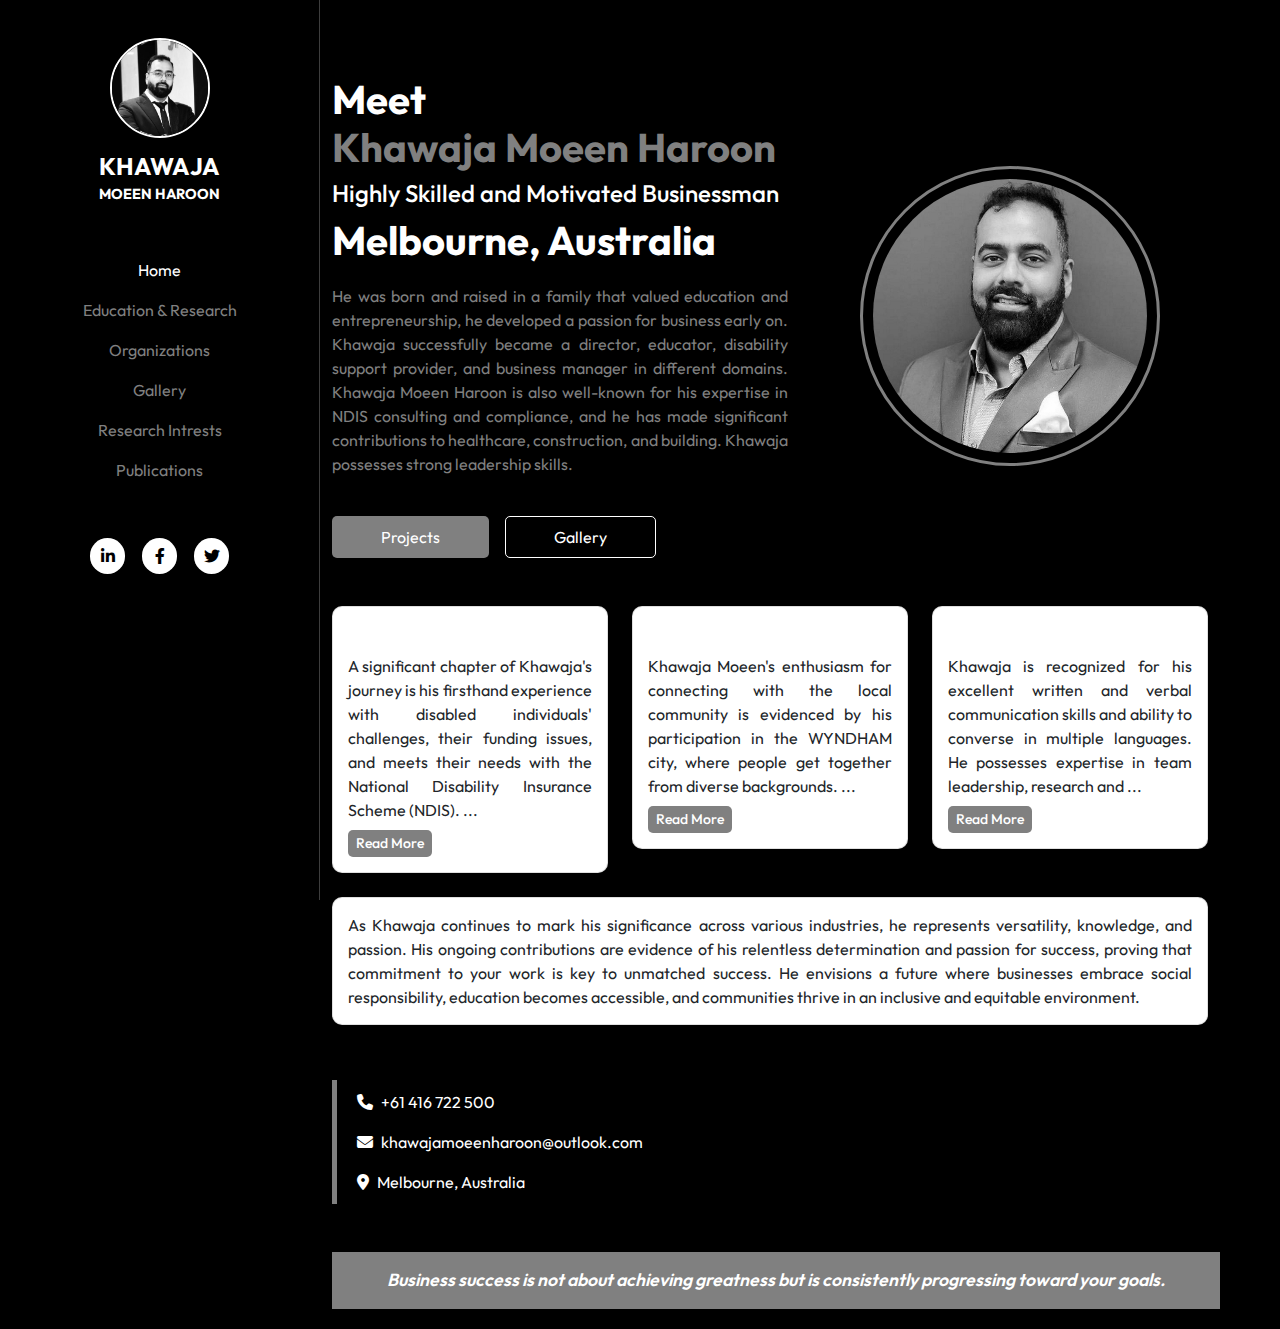
<file: index.html>
<!DOCTYPE html>
<html lang="en">
  <head>
    <meta charset="UTF-8" />
    <meta name="viewport" content="width=device-width, initial-scale=1.0" />
    <title>Portfolio</title>
    <link rel="stylesheet" href="assets/css/style.css" />
    <link rel="stylesheet" href="assets/css/bootstrap.min.css" />
    <link rel="stylesheet" href="assets/css/all.min.css" />
  </head>
  <body>
    <section class="portfolio-wrapper">
      <div class="container-fluid">
        <div class="row">
          <div class="col-12 col-lg-4 col-xl-3 p-0">
            <div class="side-bar">
              <div class="side-navbar">
                <nav class="navbar navbar-expand-lg d-flex d-lg-block px-2">
                  <a class="navbar-brand m-0" href="index.html">
                    <div class="profile-img d-none d-lg-block">
                      <img
                        src="assets/images/img-15.jpeg"
                        width="100%"
                        alt=""
                      />
                    </div>
                    <p class="name m-0 mt-lg-3">
                      Khawaja <br />
                      <span> moeen haroon</span>
                    </p>
                  </a>
                  <button
                    class="navbar-toggler"
                    type="button"
                    data-bs-toggle="collapse"
                    data-bs-target="#navbarSupportedContent"
                    aria-controls="navbarSupportedContent"
                    aria-expanded="false"
                    aria-label="Toggle navigation"
                  >
                    <i class="fa-solid fa-bars-staggered"></i>
                  </button>
                  <div
                    class="collapse navbar-collapse"
                    id="navbarSupportedContent"
                  >
                    <ul
                      class="navbar-nav me-auto mb-2 mb-lg-0 flex-column w-100 mt-lg-5"
                    >
                      <li class="nav-item">
                        <a
                          class="nav-link active"
                          aria-current="page"
                          href="index.html"
                          >Home</a
                        >
                      </li>
                      <li class="nav-item">
                        <a
                          class="nav-link"
                          aria-current="page"
                          href="education&research.html"
                          >Education & Research</a
                        >
                      </li>
                      <li class="nav-item">
                        <a
                          class="nav-link"
                          aria-current="page"
                          href="organizations.html"
                          >Organizations</a
                        >
                      </li>
                      <li class="nav-item">
                        <a
                          class="nav-link"
                          aria-current="page"
                          href="gallery.html"
                          >Gallery</a
                        >
                      </li>
                      
                      <li class="nav-item">
                        <a
                          class="nav-link"
                          aria-current="page"
                          href="intrests.html"
                          >Research Intrests</a
                        >
                      </li>
                      <li class="nav-item">
                        <a
                          class="nav-link"
                          aria-current="page"
                          href="publication.html"
                          >Publications</a
                        >
                      </li>
                      
                      <li class="nav-item">
                        <div class="social-media mt-5">
                          <a href=""
                            ><i class="fa-brands fa-linkedin-in"></i
                          ></a>
                          <a href=""><i class="fa-brands fa-facebook-f"></i></a>
                          <a href=""><i class="fa-brands fa-twitter"></i></a>
                          <p class="mt-4 text-black-50">
                            Copyright © 2023. All rights reserved.
                          </p>
                        </div>
                      </li>
                    </ul>
                  </div>
                </nav>
              </div>
            </div>
          </div>
          <div class="col-12 col-lg-8 col-xl-9">
            <div class="wrapper-content mb-5">
              <div class="row row-cols-1 row-cols-lg-2 align-items-center">
                <div class="col order-2 order-lg-1">
                  <div class="introduction">
                    <h1>Meet <br /><span>Khawaja Moeen Haroon</span></h1>
                    <h3>Highly Skilled and Motivated Businessman</h3>
                    <h1>Melbourne, Australia</h1>
                    <div class="ser-info">
                      <p>
                        He was born and raised in a family that valued education and entrepreneurship, he developed a passion for business early on. Khawaja successfully became a director, educator, disability support provider, and business manager in different domains. Khawaja Moeen Haroon is also well-known for his expertise in NDIS consulting and compliance, and he has made significant contributions to healthcare, construction, and building. Khawaja possesses strong leadership skills. 
                      </p>
                      <div class="d-flex">
                        <button class="main-btn me-3 mt-4 px-3 px-xl-5 py-2 ">Projects</button>
                        <a href="gallery.html" class="secondary-btn mt-4 px-3 px-xl-5 py-2">Gallery</a>
                      </div>
                    </div>
                  </div>
                </div>
                <div class="col order-1 order-lg-2">
                  <div class="profile-img ms-0 ms-lg-2 ms-xl-5">
                    <img src="assets/images/profile.jpg" style="filter: grayscale(100%);" alt="" />
                  </div>
                </div>
              </div>
            </div>
          </div>
        </div>
        <div class="row">
          <div class="col-12 col-lg-4 col-xl-3 p-0"></div>
          <div class="col-12 col-lg-8 col-xl-9">
            <div class="row row-cols-1 row-cols-md-2 row-cols-xl-3 me-lg-3 me-xl-5">
              <div class="col">
                <div class="text-box post">
                  <h5>NDIS</h5>
                  A significant chapter of Khawaja's journey is his firsthand experience with disabled individuals' challenges, their funding issues, and meets their needs with the National Disability Insurance Scheme (NDIS).
                  <span class="dots">...</span>
                  <span class="more">
                    His in-depth knowledge of the specific requirements of disabled individuals led him to establish Indisability Services Pty Ltd., a leading provider of disability support services in Western Melbourne. This work demonstrates his dedication to empowering and supporting disabled communities.    
                  </span>
                  <button class="read">read more</button>
                </div>
              </div>
              <div class="col">
                <div class="text-box post">
                  <h5>Community Participation</h5>
                  Khawaja Moeen's enthusiasm for connecting with the local community is evidenced by his participation in the WYNDHAM city, where people get together from diverse backgrounds.
                  <span class="dots">...</span>
                  <span class="more">
                    Khawaja's participation in WYNDHAM City Counsel community events revealed his commitment to building a strong community and providing an opportunity for individuals to enhance their quality of life.
                  </span>
                  <button class="read">read more</button>
                </div>
              </div>
              <div class="col">
                <div class="text-box post">
                  <h5>Skills</h5>
                  Khawaja is recognized for his excellent written and verbal communication skills and ability to converse in multiple languages. He possesses expertise in team leadership, research and 
                  <span class="dots">...</span>
                  <span class="more">
                      development, 
                      digital strategy, and business analysis. These skills, combined with his technical proficiency and business 
                      acumen, enable him to effectively connect and engage with diverse audiences
                      During the COVID-19 pandemic, Khawaja's leadership skills shone. His adaptable and proactive approach was crucial for mitigating the effects of the crisis on his businesses and the communities they serve.  
                     </span>
                  <button class="read">read more</button>
                </div>
              </div>
            </div>
            <div class="row row-cols-1 me-lg-3 me-xl-5 mt-4">
              <div class="col">
                <div class="text-box post">
                  As Khawaja continues to mark his significance across various industries, he represents versatility, knowledge, and passion. His ongoing contributions are evidence of his relentless determination and passion for success, proving that commitment to your work is key to unmatched success. He envisions a future where businesses embrace social responsibility, education becomes accessible, and communities thrive in an inclusive and equitable environment.
                </div>
              </div>
            </div>
            <div class="row">
              <div class="col-12 col-lg-8 col-xl-9">
                <div class="wrapper-content mb-5">
                  <div class="contact-info mt-5">
                    <p class="d-grid d-md-flex align-items-center">
                      <i class="fa-solid fa-phone me-2"></i> +61 416 722 500
                    </p>
                    <p class="d-grid d-md-flex align-items-center">
                      <i class="fa-solid fa-envelope me-2"></i>
                      khawajamoeenharoon@outlook.com
                    </p>
                    <p class="m-0 d-grid d-md-flex align-items-center">
                      <i class="fa-solid fa-location-dot me-2"></i> Melbourne,
                      Australia
                    </p>
                  </div>
                </div>
              </div>
            </div>
            <div class="qoute me-lg-3 me-xl-5">
              Business success is not about achieving greatness but is consistently progressing toward your goals.
            </div>
          </div>
        </div>
        
        
      </div>
    </section>
    <script src="https://cdnjs.cloudflare.com/ajax/libs/jquery/3.4.1/jquery.min.js"></script>

    <script>
      $(document).ready(function(){
   $(".read").click(function(){
      $(this).prev().toggle();
      $(this).siblings('.dots').toggle();
      if($(this).text()=='read more'){
	$(this).text('read less');
      }
      else{
	$(this).text('read more');
      }
   });
});
    </script>
    <script src="assets/js/bootstrap.bundle.min.js"></script>
  </body>
</html>
</file>
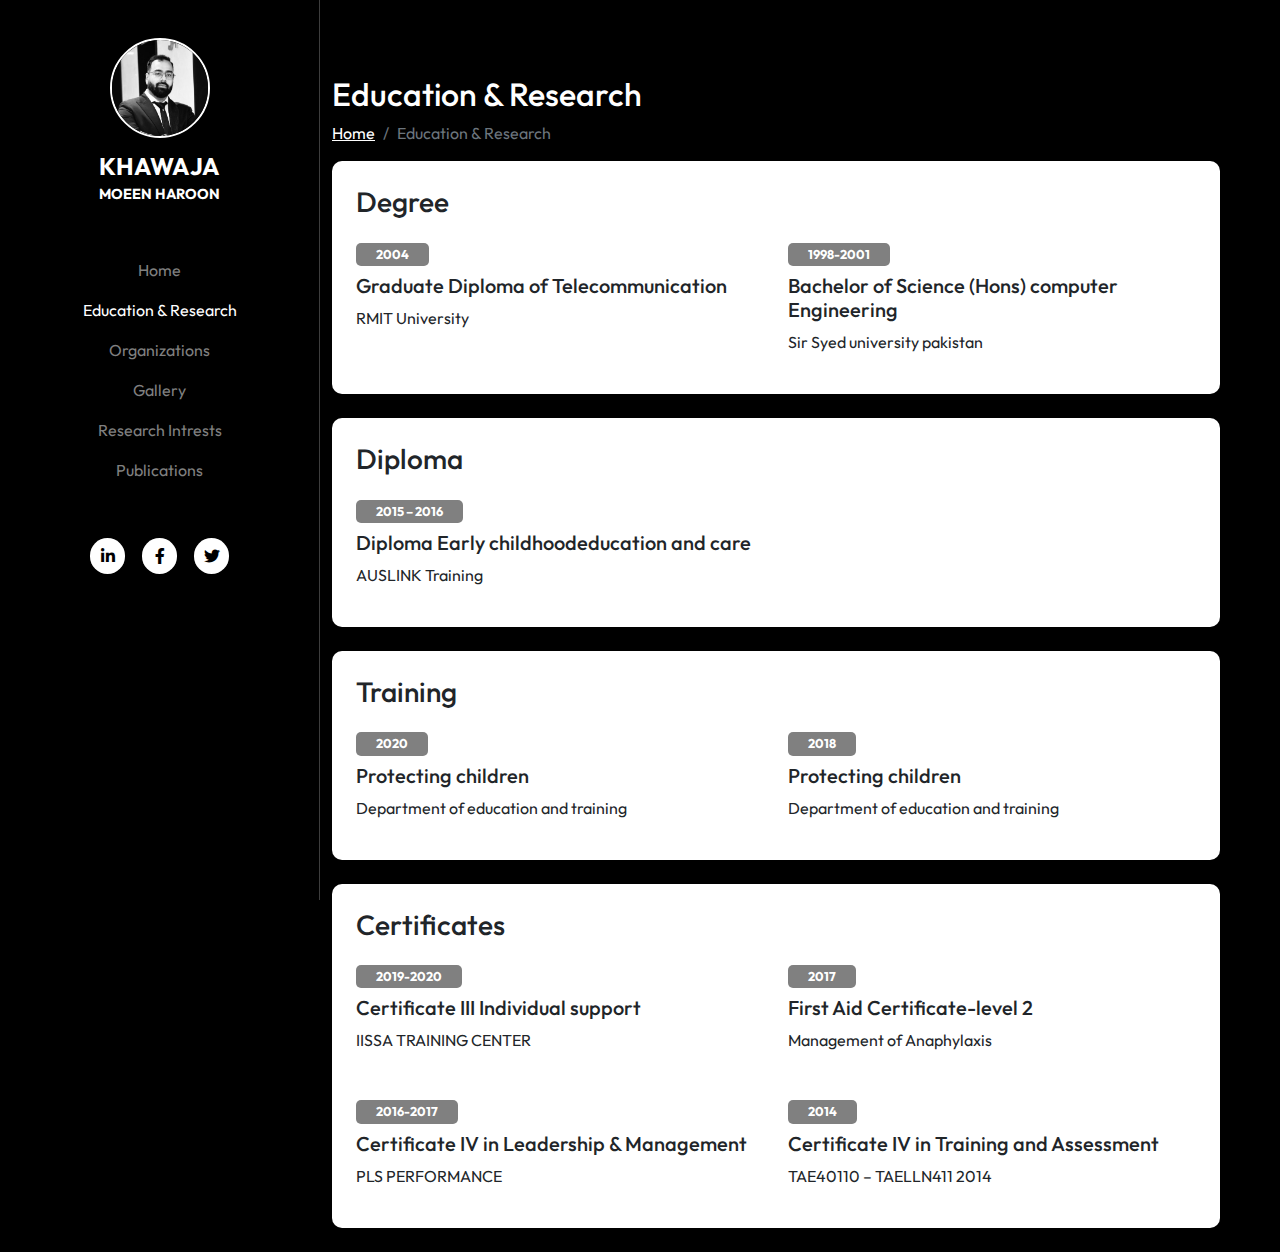
<file: education&research.html>
<!DOCTYPE html>
<html lang="en">
  <head>
    <meta charset="UTF-8" />
    <meta name="viewport" content="width=device-width, initial-scale=1.0" />
    <title>Portfolio</title>
    <link rel="stylesheet" href="assets/css/style.css" />
    <link rel="stylesheet" href="assets/css/bootstrap.min.css" />
    <link rel="stylesheet" href="assets/css/all.min.css" />
  </head>
  <body>
    <section class="portfolio-wrapper">
      <div class="container-fluid">
        <div class="row">
          <div class="col-12 col-lg-4 col-xl-3 p-0">
            <div class="side-bar">
              <div class="side-navbar">
                <nav class="navbar navbar-expand-lg d-flex d-lg-block px-2">
                  <a class="navbar-brand m-0" href="index.html">
                    <div class="profile-img d-none d-lg-block">
                      <img
                        src="assets/images/img-15.jpeg"
                        width="100%"
                        alt=""
                      />
                    </div>
                    <p class="name m-0 mt-lg-3">
                      Khawaja <br />
                      <span> moeen haroon</span>
                    </p>
                  </a>
                  <button
                    class="navbar-toggler"
                    type="button"
                    data-bs-toggle="collapse"
                    data-bs-target="#navbarSupportedContent"
                    aria-controls="navbarSupportedContent"
                    aria-expanded="false"
                    aria-label="Toggle navigation"
                  >
                    <i class="fa-solid fa-bars-staggered"></i>
                  </button>
                  <div
                    class="collapse navbar-collapse"
                    id="navbarSupportedContent"
                  >
                    <ul
                      class="navbar-nav me-auto mb-2 mb-lg-0 flex-column w-100 mt-lg-5"
                    >
                      <li class="nav-item">
                        <a
                          class="nav-link"
                          aria-current="page"
                          href="index.html"
                          >Home</a
                        >
                      </li>
                      <li class="nav-item">
                        <a
                          class="nav-link active"
                          aria-current="page"
                          href="education&research.html"
                          >Education & Research</a
                        >
                      </li>
                      <li class="nav-item">
                        <a
                          class="nav-link"
                          aria-current="page"
                          href="organizations.html"
                          >Organizations</a
                        >
                      </li>
                      <li class="nav-item">
                        <a
                          class="nav-link"
                          aria-current="page"
                          href="gallery.html"
                          >Gallery</a
                        >
                      </li>
                      
                      <li class="nav-item">
                        <a
                          class="nav-link"
                          aria-current="page"
                          href="intrests.html"
                          >Research Intrests</a
                        >
                      </li>
                      <li class="nav-item">
                        <a
                          class="nav-link"
                          aria-current="page"
                          href="publication.html"
                          >Publications</a
                        >
                      </li>
                      
                      <li class="nav-item">
                        <div class="social-media mt-5">
                          <a href=""
                            ><i class="fa-brands fa-linkedin-in"></i
                          ></a>
                          <a href=""><i class="fa-brands fa-facebook-f"></i></a>
                          <a href=""><i class="fa-brands fa-twitter"></i></a>
                          <p class="mt-4 text-black-50">
                            Copyright © 2023. All rights reserved.
                          </p>
                        </div>
                      </li>
                    </ul>
                  </div>
                </nav>
              </div>
            </div>
          </div>
          <div class="col-12 col-lg-8 col-xl-9">
            <div class="wrapper-content me-0 me-lg-3 me-xl-5">
              <div class="heading">
                <h2>Education & Research</h2>
                <nav
                  style="
                    --bs-breadcrumb-divider: url(
                      &#34;data:image/svg + xml,
                      %3Csvgxmlns='http://www.w3.org/2000/svg'width='8'height='8'%3E%3Cpathd='M2.5 0L1 1.5 3.5 4 1 6.5 2.5 8l4-4-4-4z'fill='%236c757d'/%3E%3C/svg%3E&#34;
                    );
                  "
                  aria-label="breadcrumb"
                >
                  <ol class="breadcrumb">
                    <li class="breadcrumb-item">
                      <a href="index.html">Home</a>
                    </li>
                    <li class="breadcrumb-item active" aria-current="page">
                      Education & Research
                    </li>
                  </ol>
                </nav>
              </div>
              <!-- <div class="organization mt-5">
                <p class="bg-white rounded p-4">
                  <i class="fa-solid fa-pencil"></i> During his academic journey, Moeen actively participated in extracurricular activities and leadership programs, honing his management and interpersonal skills.  
                </p>
                <p class="bg-white rounded p-4">
                  <i class="fa-solid fa-pencil"></i>
                  He is pursuing a PhD in bioinformatics research using neurodegenerative disease-related algorithms. This combination of engineering and bioinformatics is a testament to his intellectual curiosity and desire to positively affect the world.   
                </p>
                <p class="bg-white rounded p-4">
                  <i class="fa-solid fa-pencil"></i>
                  Moeen has expertise in various research fields, such as Electrical Engineering, Neuro Engineering, Neural Networks, and different assistive technologies to help individuals with disabilities. He has published several articles on different topics and areas, making a commendable contribution to state-of-the-art research. 
                </p>
              </div> -->
              <div class="qualification-box p-4 mb-4">
                <h3 class="mb-4">Degree</h3>
                <div class="row row-cols-1 row-cols-md-2">
                  <div class="col">
                    <p class="date mb-2">2004</p>
                    <h5>Graduate Diploma of Telecommunication</h5>
                    <p class="institute">RMIT University</p>
                  </div>
                  <div class="col">
                    <p class="date mb-2">1998-2001</p>
                    <h5>Bachelor of Science (Hons) computer Engineering</h5>
                    <p class="institute">Sir Syed university pakistan</p>
                  </div>
                </div>
              </div>
              <div class="qualification-box p-4 mb-4">
                <h3 class="mb-4">Diploma</h3>
                <div class="row row-cols-1 row-cols-md-2">
                  <div class="col">
                    <p class="date mb-2">2015 – 2016</p>
                    <h5>Diploma Early childhoodeducation and care</h5>
                    <p class="institute">AUSLINK Training</p>
                  </div>
                </div>
              </div>
              <div class="qualification-box p-4 mb-4">
                <h3 class="mb-4">Training</h3>
                <div class="row row-cols-1 row-cols-md-2">
                  <div class="col">
                    <p class="date mb-2">2020</p>
                    <h5>Protecting children</h5>
                    <p class="institute">
                      Department of education and training
                    </p>
                  </div>
                  <div class="col">
                    <p class="date mb-2">2018</p>
                    <h5>Protecting children</h5>
                    <p class="institute">
                      Department of education and training
                    </p>
                  </div>
                </div>
              </div>
              <div class="qualification-box p-4 mb-4">
                <h3 class="mb-4">Certificates</h3>
                <div class="row row-cols-1 row-cols-md-2">
                  <div class="col">
                    <div class="box mb-5">
                      <p class="date mb-2">2019-2020</p>
                      <h5>Certificate III Individual support</h5>
                      <p class="institute">IISSA TRAINING CENTER</p>
                    </div>
                    <div class="box">
                      <p class="date mb-2">2016-2017</p>
                      <h5>Certificate IV in Leadership & Management</h5>
                      <p class="institute">PLS PERFORMANCE</p>
                    </div>
                  </div>
                  <div class="col">
                    <div class="box mb-5">
                      <p class="date mb-2">2017</p>
                      <h5>First Aid Certificate-level 2</h5>
                      <p class="institute">Management of Anaphylaxis</p>
                    </div>
                    <div class="box">
                      <p class="date mb-2">2014</p>
                      <h5>Certificate IV in Training and Assessment</h5>
                      <p class="institute">TAE40110 – TAELLN411 2014</p>
                    </div>
                  </div>
                </div>
              </div>
            </div>
          </div>
        </div>
      </div>
    </section>
    <script src="assets/js/bootstrap.bundle.min.js"></script>
  </body>
</html>
</file>
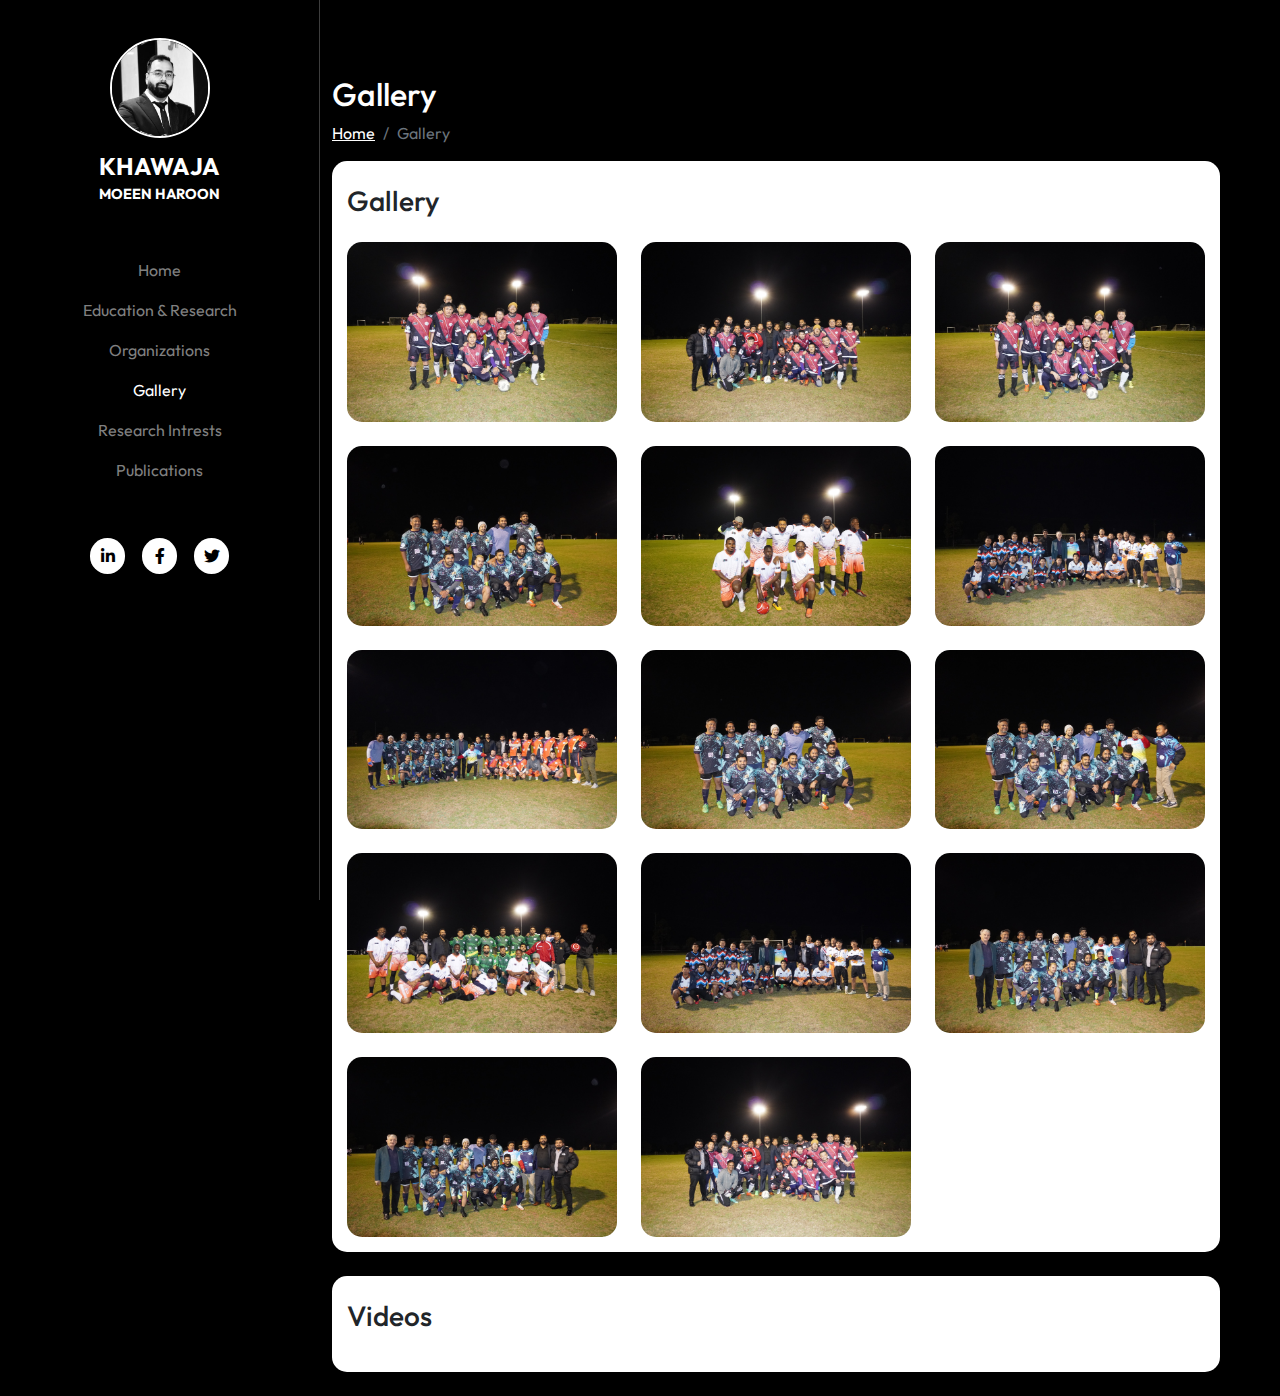
<file: gallery.html>
<!DOCTYPE html>
<html lang="en">
  <head>
    <meta charset="UTF-8" />
    <meta name="viewport" content="width=device-width, initial-scale=1.0" />
    <title>Portfolio</title>
    <link rel="stylesheet" href="assets/css/style.css" />
    <link rel="stylesheet" href="assets/css/bootstrap.min.css" />
    <link rel="stylesheet" href="assets/css/all.min.css" />
  </head>
  <body>
    <section class="portfolio-wrapper">
      <div class="container-fluid">
        <div class="row">
          <div class="col-12 col-lg-4 col-xl-3 p-0">
            <div class="side-bar">
              <div class="side-navbar">
                <nav class="navbar navbar-expand-lg d-flex d-lg-block px-2">
                  <a class="navbar-brand m-0" href="index.html">
                    <div class="profile-img d-none d-lg-block">
                      <img
                        src="assets/images/img-15.jpeg"
                        width="100%"
                        alt=""
                      />
                    </div>
                    <p class="name m-0 mt-lg-3">
                      Khawaja <br />
                      <span> moeen haroon</span>
                    </p>
                  </a>
                  <button
                    class="navbar-toggler"
                    type="button"
                    data-bs-toggle="collapse"
                    data-bs-target="#navbarSupportedContent"
                    aria-controls="navbarSupportedContent"
                    aria-expanded="false"
                    aria-label="Toggle navigation"
                  >
                    <i class="fa-solid fa-bars-staggered"></i>
                  </button>
                  <div
                    class="collapse navbar-collapse"
                    id="navbarSupportedContent"
                  >
                    <ul
                      class="navbar-nav me-auto mb-2 mb-lg-0 flex-column w-100 mt-lg-5"
                    >
                      <li class="nav-item">
                        <a
                          class="nav-link"
                          aria-current="page"
                          href="index.html"
                          >Home</a
                        >
                      </li>
                      <li class="nav-item">
                        <a
                          class="nav-link"
                          aria-current="page"
                          href="education&research.html"
                          >Education & Research</a
                        >
                      </li>
                      <li class="nav-item">
                        <a
                          class="nav-link"
                          aria-current="page"
                          href="organizations.html"
                          >Organizations</a
                        >
                      </li>
                      <li class="nav-item">
                        <a
                          class="nav-link active"
                          aria-current="page"
                          href="gallery.html"
                          >Gallery</a
                        >
                      </li>
                      
                      <li class="nav-item">
                        <a
                          class="nav-link"
                          aria-current="page"
                          href="intrests.html"
                          >Research Intrests</a
                        >
                      </li>
                      <li class="nav-item">
                        <a
                          class="nav-link"
                          aria-current="page"
                          href="publication.html"
                          >Publications</a
                        >
                      </li>
                      
                      <li class="nav-item">
                        <div class="social-media mt-5">
                          <a href=""
                            ><i class="fa-brands fa-linkedin-in"></i
                          ></a>
                          <a href=""><i class="fa-brands fa-facebook-f"></i></a>
                          <a href=""><i class="fa-brands fa-twitter"></i></a>
                          <p class="mt-4 text-black-50">
                            Copyright © 2023. All rights reserved.
                          </p>
                        </div>
                      </li>
                    </ul>
                  </div>
                </nav>
              </div>
            </div>
          </div>
          <div class="col-12 col-lg-8 col-xl-9">
            <div class="wrapper-content me-0 me-lg-3 me-xl-5">
              <div class="heading">
                <h2>Gallery</h2>
                <nav
                  style="
                    --bs-breadcrumb-divider: url(
                      &#34;data:image/svg + xml,
                      %3Csvgxmlns='http://www.w3.org/2000/svg'width='8'height='8'%3E%3Cpathd='M2.5 0L1 1.5 3.5 4 1 6.5 2.5 8l4-4-4-4z'fill='%236c757d'/%3E%3C/svg%3E&#34;
                    );
                  "
                  aria-label="breadcrumb"
                >
                  <ol class="breadcrumb">
                    <li class="breadcrumb-item">
                      <a href="index.html">Home</a>
                    </li>
                    <li class="breadcrumb-item active" aria-current="page">
                        Gallery
                    </li>
                  </ol>
                </nav>
              </div>
              <div class="gallery-items mb-4">
                <h3 class="mb-4 mt-2">Gallery</h3>
                <div class="row row-cols-1 row-cols-md-2 row-cols-lg-3">
                  <div class="col mb-4 mb-lg-0">
                    <div class="gallery-img">
                        <a href="assets/images/img-1.jpeg" target="_blank">
                            <img src="assets/images/img-1.jpeg" class="w-100 object-fit-cover" alt="">
                        </a>
                    </div>
                  </div>
                  <div class="col mb-4 mb-lg-0">
                    <div class="gallery-img">
                        <a href="assets/images/img-2.jpeg" target="_blank">
                            <img src="assets/images/img-2.jpeg" class="w-100" alt="">
                        </a>
                    </div>
                  </div>
                  <div class="col">
                    <div class="gallery-img">
                        <a href="assets/images/img-3.jpeg" target="_blank">
                            <img src="assets/images/img-3.jpeg" class="w-100" alt="">
                        </a>
                    </div>
                  </div>
                  <div class="col mt-4">
                    <div class="gallery-img">
                        <a href="assets/images/img-4.jpeg" target="_blank">
                            <img src="assets/images/img-4.jpeg" class="w-100" alt="">
                        </a>
                    </div>
                  </div>
                  <div class="col mt-4">
                    <div class="gallery-img">
                        <a href="assets/images/img-5.jpeg" target="_blank">
                            <img src="assets/images/img-5.jpeg" class="w-100" alt="">
                        </a>
                    </div>
                  </div>
                  <div class="col mt-4">
                    <div class="gallery-img">
                        <a href="assets/images/img-6.jpeg" target="_blank">
                            <img src="assets/images/img-6.jpeg" class="w-100" alt="">
                        </a>
                    </div>
                  </div>
                  <div class="col mt-4">
                    <div class="gallery-img">
                        <a href="assets/images/img-7.jpeg" target="_blank">
                            <img src="assets/images/img-7.jpeg" class="w-100" alt="">
                        </a>
                    </div>
                  </div>
                  <div class="col mt-4">
                    <div class="gallery-img">
                        <a href="assets/images/img-8.jpeg" target="_blank">
                            <img src="assets/images/img-8.jpeg" class="w-100" alt="">
                        </a>
                    </div>
                  </div>
                  <div class="col mt-4">
                    <div class="gallery-img">
                        <a href="assets/images/img-9.jpeg" target="_blank">
                            <img src="assets/images/img-9.jpeg" class="w-100" alt="">
                        </a>
                    </div>
                  </div>
                  <div class="col mt-4">
                    <div class="gallery-img">
                        <a href="assets/images/img-10.jpeg" target="_blank">
                            <img src="assets/images/img-10.jpeg" class="w-100" alt="">
                        </a>
                    </div>
                  </div>
                  <div class="col mt-4">
                    <div class="gallery-img">
                        <a href="assets/images/img-11.jpeg" target="_blank">
                            <img src="assets/images/img-11.jpeg" class="w-100" alt="">
                        </a>
                    </div>
                  </div>
                  <div class="col mt-4">
                    <div class="gallery-img">
                        <a href="assets/images/img-12.jpeg" target="_blank">
                            <img src="assets/images/img-12.jpeg" class="w-100" alt="">
                        </a>
                    </div>
                  </div>
                  <div class="col mt-4">
                    <div class="gallery-img">
                        <a href="assets/images/img-13.jpeg" target="_blank">
                            <img src="assets/images/img-13.jpeg" class="w-100" alt="">
                        </a>
                    </div>
                  </div>
                  <div class="col mt-4">
                    <div class="gallery-img">
                        <a href="assets/images/img-14.jpeg" target="_blank">
                            <img src="assets/images/img-14.jpeg" class="w-100" alt="">
                        </a>
                    </div>
                  </div>
                </div>
              </div>
              <div class="gallery-items gallery-video mb-4">
                <h3 class="mb-4 mt-2">Videos</h3>
                <div class="row row-cols-1 row-cols-md-2 row-cols-lg-3">
                  <div class="col mb-4 mb-lg-0">
                    <div class="gallery-img">
                    </div>
                  </div>
                  <div class="col mb-4 mb-lg-0">
                    <div class="gallery-img">
                    </div>
                  </div>
                  <div class="col">
                    <div class="gallery-img">
                    </div>
                  </div>
                </div>
              </div>
            </div>
          </div>
        </div>
      </div>
    </section>
    <script src="assets/js/bootstrap.bundle.min.js"></script>
  </body>
</html>
</file>
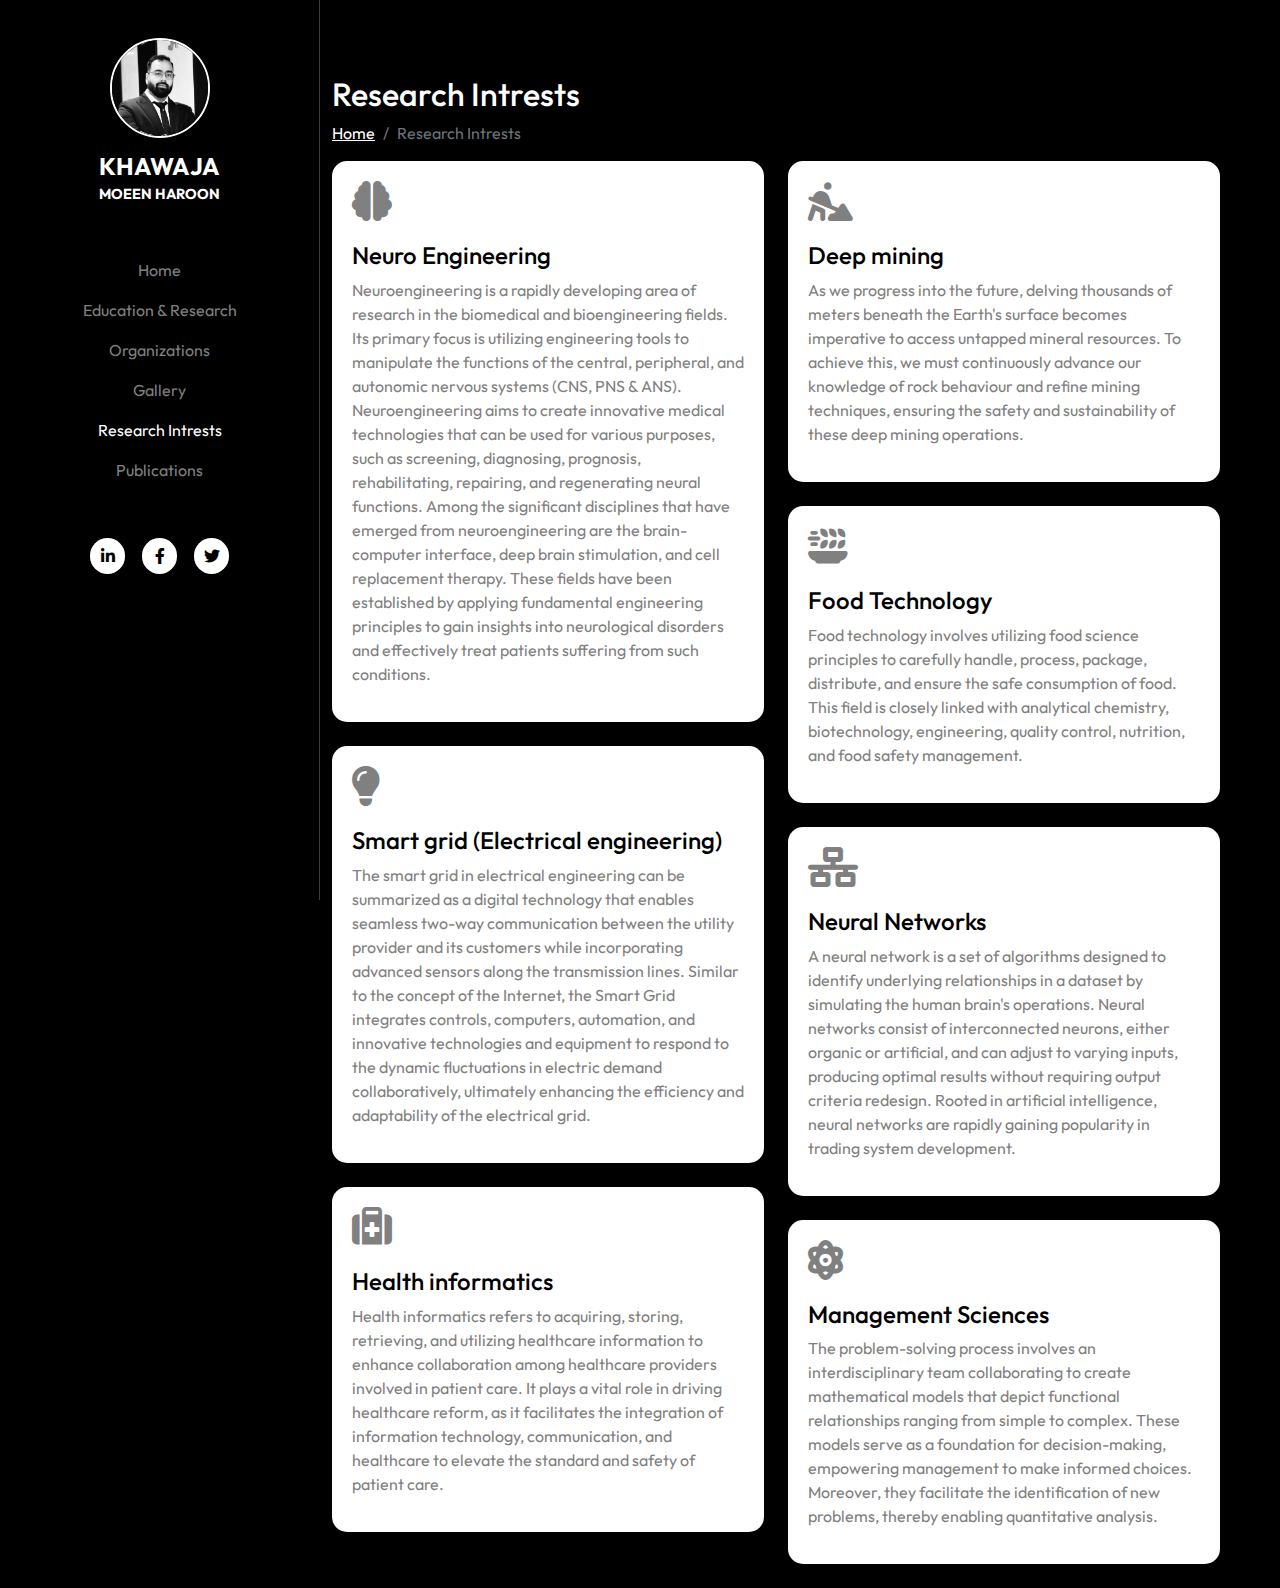
<file: intrests.html>
<!DOCTYPE html>
<html lang="en">
  <head>
    <meta charset="UTF-8" />
    <meta name="viewport" content="width=device-width, initial-scale=1.0" />
    <title>Portfolio</title>
    <link rel="stylesheet" href="assets/css/style.css" />
    <link rel="stylesheet" href="assets/css/bootstrap.min.css" />
    <link rel="stylesheet" href="assets/css/all.min.css" />
  </head>
  <body>
    <section class="portfolio-wrapper">
      <div class="container-fluid">
        <div class="row">
          <div class="col-12 col-lg-4 col-xl-3 p-0">
            <div class="side-bar">
              <div class="side-navbar">
                <nav class="navbar navbar-expand-lg d-flex d-lg-block px-2">
                  <a class="navbar-brand m-0" href="index.html">
                    <div class="profile-img d-none d-lg-block">
                      <img
                        src="assets/images/img-15.jpeg"
                        width="100%"
                        alt=""
                      />
                    </div>
                    <p class="name m-0 mt-lg-3">
                      Khawaja <br />
                      <span> moeen haroon</span>
                    </p>
                  </a>
                  <button
                    class="navbar-toggler"
                    type="button"
                    data-bs-toggle="collapse"
                    data-bs-target="#navbarSupportedContent"
                    aria-controls="navbarSupportedContent"
                    aria-expanded="false"
                    aria-label="Toggle navigation"
                  >
                    <i class="fa-solid fa-bars-staggered"></i>
                  </button>
                  <div
                    class="collapse navbar-collapse"
                    id="navbarSupportedContent"
                  >
                    <ul
                      class="navbar-nav me-auto mb-2 mb-lg-0 flex-column w-100 mt-lg-5"
                    >
                      <li class="nav-item">
                        <a
                          class="nav-link"
                          aria-current="page"
                          href="index.html"
                          >Home</a
                        >
                      </li>
                      <li class="nav-item">
                        <a
                          class="nav-link"
                          aria-current="page"
                          href="education&research.html"
                          >Education & Research</a
                        >
                      </li>
                      <li class="nav-item">
                        <a
                          class="nav-link"
                          aria-current="page"
                          href="organizations.html"
                          >Organizations</a
                        >
                      </li>
                      <li class="nav-item">
                        <a
                          class="nav-link"
                          aria-current="page"
                          href="gallery.html"
                          >Gallery</a
                        >
                      </li>
                      
                      <li class="nav-item">
                        <a
                          class="nav-link active"
                          aria-current="page"
                          href="intrests.html"
                          >Research Intrests</a
                        >
                      </li>
                      <li class="nav-item">
                        <a
                          class="nav-link"
                          aria-current="page"
                          href="publication.html"
                          >Publications</a
                        >
                      </li>
                      
                      <li class="nav-item">
                        <div class="social-media mt-5">
                          <a href=""
                            ><i class="fa-brands fa-linkedin-in"></i
                          ></a>
                          <a href=""><i class="fa-brands fa-facebook-f"></i></a>
                          <a href=""><i class="fa-brands fa-twitter"></i></a>
                          <p class="mt-4 text-black-50">
                            Copyright © 2023. All rights reserved.
                          </p>
                        </div>
                      </li>
                    </ul>
                  </div>
                </nav>
              </div>
            </div>
          </div>
          <div class="col-12 col-lg-8 col-xl-9">
            <div class="wrapper-content me-0 me-lg-3 me-xl-5">
              <div class="heading">
                <h2>Research Intrests</h2>
                <nav
                  style="
                    --bs-breadcrumb-divider: url(
                      &#34;data:image/svg + xml,
                      %3Csvgxmlns='http://www.w3.org/2000/svg'width='8'height='8'%3E%3Cpathd='M2.5 0L1 1.5 3.5 4 1 6.5 2.5 8l4-4-4-4z'fill='%236c757d'/%3E%3C/svg%3E&#34;
                    );
                  "
                  aria-label="breadcrumb"
                >
                  <ol class="breadcrumb">
                    <li class="breadcrumb-item">
                      <a href="index.html">Home</a>
                    </li>
                    <li class="breadcrumb-item active" aria-current="page">
                      Research Intrests
                    </li>
                  </ol>
                </nav>
              </div>
              <div class="intrest-items">
                <div class="row row-cols-1 row-cols-md-2">
                  <div class="col">
                    <div class="intrest-box mb-4">
                      <i class="fa-solid fa-brain"></i>
                      <a href=""><h4>Neuro Engineering</h4></a>
                      <p>
                        Neuroengineering is a rapidly developing area of
                        research in the biomedical and bioengineering fields.
                        Its primary focus is utilizing engineering tools to
                        manipulate the functions of the central, peripheral, and
                        autonomic nervous systems (CNS, PNS & ANS).
                        Neuroengineering aims to create innovative medical
                        technologies that can be used for various purposes, such
                        as screening, diagnosing, prognosis, rehabilitating,
                        repairing, and regenerating neural functions. Among the
                        significant disciplines that have emerged from
                        neuroengineering are the brain-computer interface, deep
                        brain stimulation, and cell replacement therapy. These
                        fields have been established by applying fundamental
                        engineering principles to gain insights into
                        neurological disorders and effectively treat patients
                        suffering from such conditions.
                      </p>
                    </div>
                    <div class="intrest-box mb-4">
                      <i class="fa-solid fa-lightbulb"></i>
                      <a href=""
                        ><h4>Smart grid (Electrical engineering)</h4></a
                      >
                      <p>
                        The smart grid in electrical engineering can be
                        summarized as a digital technology that enables seamless
                        two-way communication between the utility provider and
                        its customers while incorporating advanced sensors along
                        the transmission lines. Similar to the concept of the
                        Internet, the Smart Grid integrates controls, computers,
                        automation, and innovative technologies and equipment to
                        respond to the dynamic fluctuations in electric demand
                        collaboratively, ultimately enhancing the efficiency and
                        adaptability of the electrical grid.
                      </p>
                    </div>
                    <div class="intrest-box mb-4 mb-lg-0">
                      <i class="fa-solid fa-suitcase-medical"></i>
                      <a href=""><h4>Health informatics</h4></a>
                      <p>
                        Health informatics refers to acquiring, storing,
                        retrieving, and utilizing healthcare information to
                        enhance collaboration among healthcare providers
                        involved in patient care. It plays a vital role in
                        driving healthcare reform, as it facilitates the
                        integration of information technology, communication,
                        and healthcare to elevate the standard and safety of
                        patient care.
                      </p>
                    </div>
                  </div>
                  <div class="col">
                    <div class="intrest-box mb-4">
                      <i class="fa-solid fa-person-digging"></i>
                      <a href=""><h4>Deep mining</h4></a>
                      <p>
                        As we progress into the future, delving thousands of
                        meters beneath the Earth's surface becomes imperative to
                        access untapped mineral resources. To achieve this, we
                        must continuously advance our knowledge of rock
                        behaviour and refine mining techniques, ensuring the
                        safety and sustainability of these deep mining
                        operations.
                      </p>
                    </div>
                    <div class="intrest-box mb-4">
                      <i class="fa-solid fa-plate-wheat"></i>
                      <a href=""><h4>Food Technology</h4></a>
                      <p>
                        Food technology involves utilizing food science
                        principles to carefully handle, process, package,
                        distribute, and ensure the safe consumption of food.
                        This field is closely linked with analytical chemistry,
                        biotechnology, engineering, quality control, nutrition,
                        and food safety management.
                      </p>
                    </div>
                    <div class="intrest-box mb-4">
                      <i class="fa-solid fa-network-wired"></i>
                      <a href=""><h4>Neural Networks</h4></a>
                      <p>
                        A neural network is a set of algorithms designed to
                        identify underlying relationships in a dataset by
                        simulating the human brain's operations. Neural networks
                        consist of interconnected neurons, either organic or
                        artificial, and can adjust to varying inputs, producing
                        optimal results without requiring output criteria
                        redesign. Rooted in artificial intelligence, neural
                        networks are rapidly gaining popularity in trading
                        system development.
                      </p>
                    </div>
                    <div class="intrest-box mb-4">
                      <i class="fa-solid fa-atom"></i>
                      <a href=""><h4>Management Sciences</h4></a>
                      <p>
                        The problem-solving process involves an
                        interdisciplinary team collaborating to create
                        mathematical models that depict functional relationships
                        ranging from simple to complex. These models serve as a
                        foundation for decision-making, empowering management to
                        make informed choices. Moreover, they facilitate the
                        identification of new problems, thereby enabling
                        quantitative analysis.
                      </p>
                    </div>
                  </div>
                </div>
              </div>
            </div>
          </div>
        </div>
      </div>
    </section>
    <script src="assets/js/bootstrap.bundle.min.js"></script>
  </body>
</html>
</file>
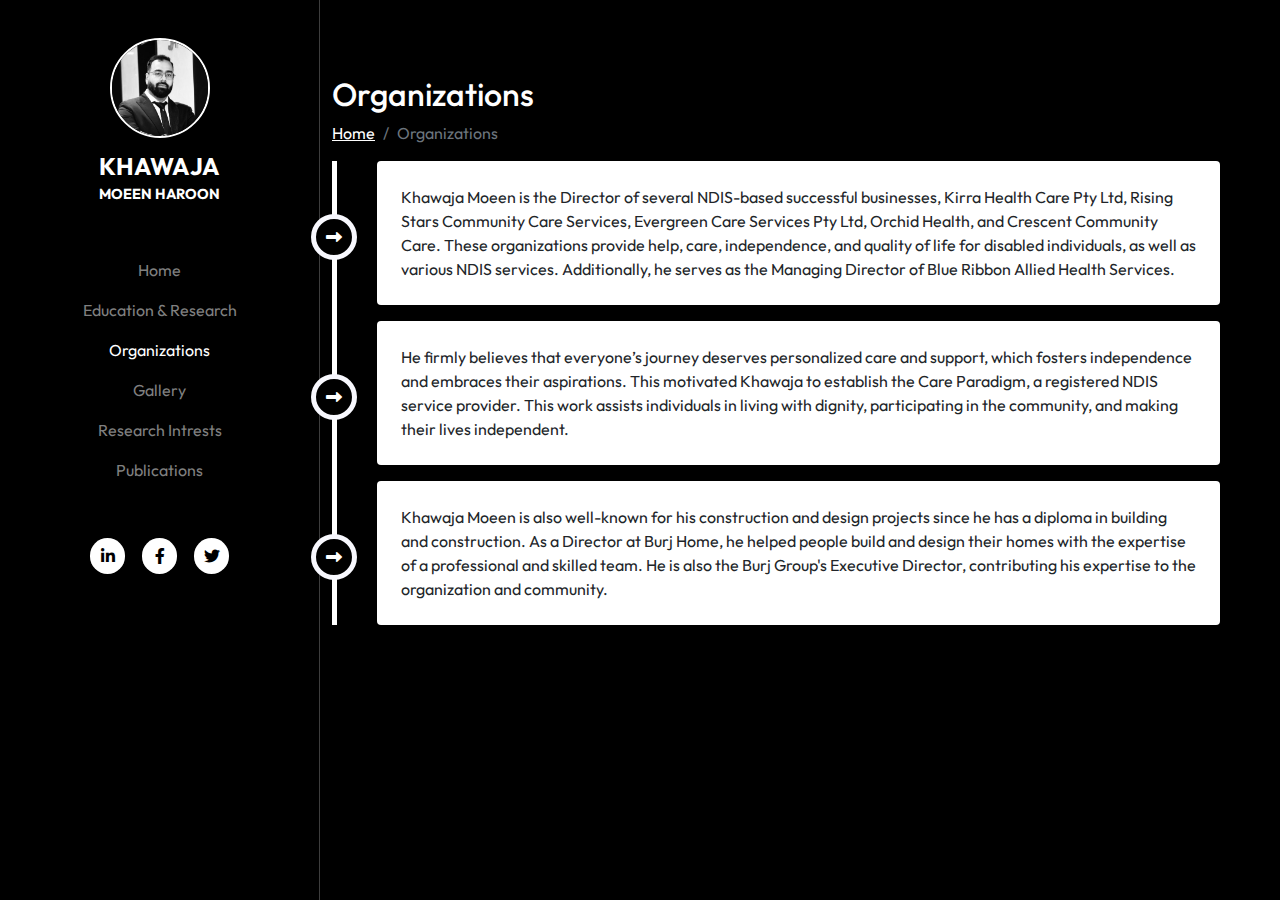
<file: organizations.html>
<!DOCTYPE html>
<html lang="en">
  <head>
    <meta charset="UTF-8" />
    <meta name="viewport" content="width=device-width, initial-scale=1.0" />
    <title>Portfolio</title>
    <link rel="stylesheet" href="assets/css/style.css" />
    <link rel="stylesheet" href="assets/css/bootstrap.min.css" />
    <link rel="stylesheet" href="assets/css/all.min.css" />
  </head>
  <body>
    <section class="portfolio-wrapper">
      <div class="container-fluid">
        <div class="row">
          <div class="col-12 col-lg-4 col-xl-3 p-0">
            <div class="side-bar">
              <div class="side-navbar">
                <nav class="navbar navbar-expand-lg d-flex d-lg-block px-2">
                  <a class="navbar-brand m-0" href="index.html">
                    <div class="profile-img d-none d-lg-block">
                      <img
                        src="assets/images/img-15.jpeg"
                        width="100%"
                        alt=""
                      />
                    </div>
                    <p class="name m-0 mt-lg-3">
                      Khawaja <br />
                      <span> moeen haroon</span>
                    </p>
                  </a>
                  <button
                    class="navbar-toggler"
                    type="button"
                    data-bs-toggle="collapse"
                    data-bs-target="#navbarSupportedContent"
                    aria-controls="navbarSupportedContent"
                    aria-expanded="false"
                    aria-label="Toggle navigation"
                  >
                    <i class="fa-solid fa-bars-staggered"></i>
                  </button>
                  <div
                    class="collapse navbar-collapse"
                    id="navbarSupportedContent"
                  >
                    <ul
                      class="navbar-nav me-auto mb-2 mb-lg-0 flex-column w-100 mt-lg-5"
                    >
                      <li class="nav-item">
                        <a
                          class="nav-link"
                          aria-current="page"
                          href="index.html"
                          >Home</a
                        >
                      </li>
                      <li class="nav-item">
                        <a
                          class="nav-link"
                          aria-current="page"
                          href="education&research.html"
                          >Education & Research</a
                        >
                      </li>
                      <li class="nav-item">
                        <a
                          class="nav-link active"
                          aria-current="page"
                          href="organizations.html"
                          >Organizations</a
                        >
                      </li>
                      <li class="nav-item">
                        <a
                          class="nav-link"
                          aria-current="page"
                          href="gallery.html"
                          >Gallery</a
                        >
                      </li>
                      
                      <li class="nav-item">
                        <a
                          class="nav-link"
                          aria-current="page"
                          href="intrests.html"
                          >Research Intrests</a
                        >
                      </li>
                      <li class="nav-item">
                        <a
                          class="nav-link"
                          aria-current="page"
                          href="publication.html"
                          >Publications</a
                        >
                      </li>
                      
                      <li class="nav-item">
                        <div class="social-media mt-5">
                          <a href=""
                            ><i class="fa-brands fa-linkedin-in"></i
                          ></a>
                          <a href=""><i class="fa-brands fa-facebook-f"></i></a>
                          <a href=""><i class="fa-brands fa-twitter"></i></a>
                          <p class="mt-4 text-black-50">
                            Copyright © 2023. All rights reserved.
                          </p>
                        </div>
                      </li>
                    </ul>
                  </div>
                </nav>
              </div>
            </div>
          </div>
          <div class="col-12 col-lg-8 col-xl-9">
            <div class="wrapper-content">
              <div class="heading">
                <h2>Organizations</h2>
                <nav
                  style="
                    --bs-breadcrumb-divider: url(
                      &#34;data:image/svg + xml,
                      %3Csvgxmlns='http://www.w3.org/2000/svg'width='8'height='8'%3E%3Cpathd='M2.5 0L1 1.5 3.5 4 1 6.5 2.5 8l4-4-4-4z'fill='%236c757d'/%3E%3C/svg%3E&#34;
                    );
                  "
                  aria-label="breadcrumb"
                >
                  <ol class="breadcrumb">
                    <li class="breadcrumb-item">
                      <a href="index.html">Home</a>
                    </li>
                    <li class="breadcrumb-item active" aria-current="page">
                      Organizations
                    </li>
                  </ol>
                </nav>
              </div>
              <div class="organization me-5">
                <p class="d-flex bg-white rounded p-4">
                  <i class="fa-solid fa-right-long me-3 mt-1"></i> Khawaja Moeen is the Director of several NDIS-based successful businesses, Kirra Health Care Pty Ltd, Rising Stars Community Care Services, Evergreen Care Services Pty Ltd, Orchid Health, and Crescent Community Care. These organizations provide help, care, independence, and quality of life for disabled individuals, as well as various NDIS services.
                  Additionally, he serves as the Managing Director of Blue Ribbon Allied Health Services.   
                </p>
                <p class="d-flex bg-white rounded p-4">
                  <i class="fa-solid fa-right-long me-3 mt-1"></i>
                  He firmly believes that everyone’s journey deserves personalized care and support, which fosters independence and embraces their aspirations. This motivated Khawaja to establish the Care Paradigm, a registered NDIS service provider. This work assists individuals in living with dignity, 
                  participating in the community, and making their lives independent.    
                </p>
                <p class="d-flex bg-white rounded p-4">
                  <i class="fa-solid fa-right-long me-3 mt-1"></i>
                  Khawaja Moeen is also well-known for his construction and design projects since he has a diploma in building and construction. As a Director at Burj Home, he helped people build and design their homes with the expertise of a professional and skilled team. He is also the Burj Group's 
                  Executive Director, contributing his expertise to the organization and community.   
                </p>
              </div>
              <!-- <div class="project-items me-0 me-lg-3 me-xl-5">
                <div class="row row-cols-1 row-cols-md-2 row-cols-lg-3">
                  <div class="col">
                    <div class="project-box">
                      <div class="project-img">
                        <img src="assets/images/p-1.png" class="w-100" alt="">
                      </div>
                      <div class="lower-txt mt-3">
                        <div class="row align-items-center">
                          <div class="col-12 col-lg-9 col-xl-9 ">
                            <p class="mb-1 text-black-50">Lorem, ipsum dolor.</p>
                            <h5 class="text-truncate">Lorem ipsum dolor sit amet.</h5>
                          </div>
                          <div class="col-12 col-lg-3 col-xl-3 text-end">
                            <a href=""><i class="fa-solid fa-arrow-right-long fs-3"></i></a>
                          </div>
                        </div>
                      </div>
                    </div>
                  </div>
                  <div class="col">
                    <div class="project-box">
                      <div class="project-img">
                        <img src="assets/images/p-2.png" class="w-100" alt="">
                      </div>
                      <div class="lower-txt mt-3">
                        <div class="row align-items-center">
                          <div class="col-12 col-lg-9 col-xl-9 ">
                            <p class="mb-1 text-black-50">Lorem, ipsum dolor.</p>
                            <h5 class="text-truncate">Lorem ipsum dolor sit amet.</h5>
                          </div>
                          <div class="col-12 col-lg-3 col-xl-3 text-end">
                            <a href=""><i class="fa-solid fa-arrow-right-long fs-3"></i></a>
                          </div>
                        </div>
                      </div>
                    </div>
                  </div>
                  <div class="col">
                    <div class="project-box">
                      <div class="project-img">
                        <img src="assets/images/p-3.png" class="w-100" alt="">
                      </div>
                      <div class="lower-txt mt-3">
                        <div class="row align-items-center">
                          <div class="col-12 col-lg-9 col-xl-9 ">
                            <p class="mb-1 text-black-50">Lorem, ipsum dolor.</p>
                            <h5 class="text-truncate">Lorem ipsum dolor sit amet.</h5>
                          </div>
                          <div class="col-12 col-lg-3 col-xl-3 text-end">
                            <a href=""><i class="fa-solid fa-arrow-right-long fs-3"></i></a>
                          </div>
                        </div>
                      </div>
                    </div>
                  </div>
                  <div class="col">
                    <div class="project-box">
                      <div class="project-img">
                        <img src="assets/images/p-2.png" class="w-100" alt="">
                      </div>
                      <div class="lower-txt mt-3">
                        <div class="row align-items-center">
                          <div class="col-12 col-lg-9 col-xl-9 ">
                            <p class="mb-1 text-black-50">Lorem, ipsum dolor.</p>
                            <h5 class="text-truncate">Lorem ipsum dolor sit amet.</h5>
                          </div>
                          <div class="col-12 col-lg-3 col-xl-3 text-end">
                            <a href=""><i class="fa-solid fa-arrow-right-long fs-3"></i></a>
                          </div>
                        </div>
                      </div>
                    </div>
                  </div>
                  <div class="col">
                    <div class="project-box">
                      <div class="project-img">
                        <img src="assets/images/p-1.png" class="w-100" alt="">
                      </div>
                      <div class="lower-txt mt-3">
                        <div class="row align-items-center">
                          <div class="col-12 col-lg-9 col-xl-9 ">
                            <p class="mb-1 text-black-50">Lorem, ipsum dolor.</p>
                            <h5 class="text-truncate">Lorem ipsum dolor sit amet.</h5>
                          </div>
                          <div class="col-12 col-lg-3 col-xl-3 text-end">
                            <a href=""><i class="fa-solid fa-arrow-right-long fs-3"></i></a>
                          </div>
                        </div>
                      </div>
                    </div>
                  </div>
                  <div class="col">
                    <div class="project-box">
                      <div class="project-img">
                        <img src="assets/images/p-4.png" class="w-100" alt="">
                      </div>
                      <div class="lower-txt mt-3">
                        <div class="row align-items-center">
                          <div class="col-12 col-lg-9 col-xl-9 ">
                            <p class="mb-1 text-black-50">Lorem, ipsum dolor.</p>
                            <h5 class="text-truncate">Lorem ipsum dolor sit amet.</h5>
                          </div>
                          <div class="col-12 col-lg-3 col-xl-3 text-end">
                            <a href=""><i class="fa-solid fa-arrow-right-long fs-3"></i></a>
                          </div>
                        </div>
                      </div>
                    </div>
                  </div>
                </div>
              </div> -->
            </div>
          </div>
        </div>
      </div>
    </section>
    <script src="assets/js/bootstrap.bundle.min.js"></script>
  </body>
</html>
</file>
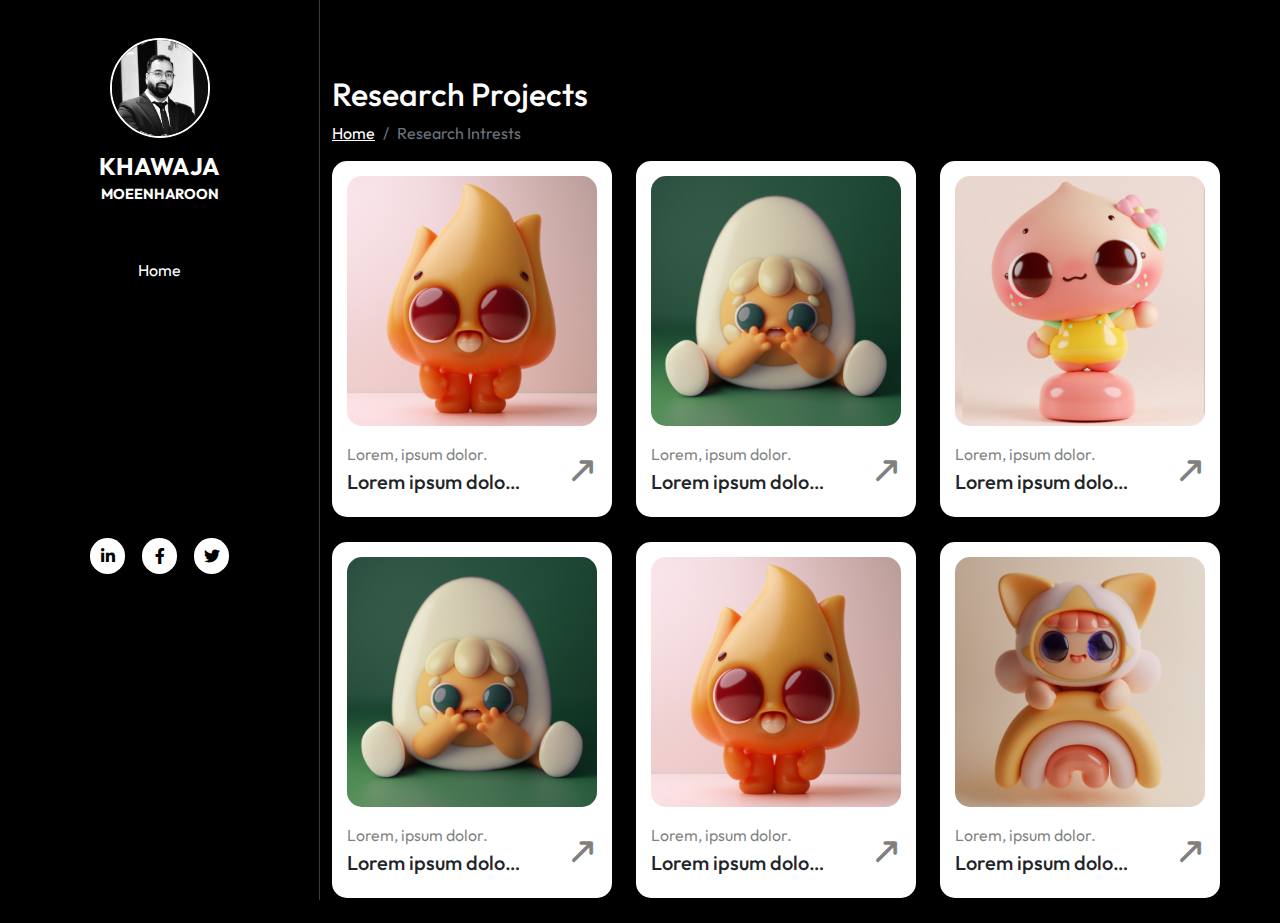
<file: projects.html>
<!DOCTYPE html>
<html lang="en">
  <head>
    <meta charset="UTF-8" />
    <meta name="viewport" content="width=device-width, initial-scale=1.0" />
    <title>Portfolio</title>
    <link rel="stylesheet" href="assets/css/style.css" />
    <link rel="stylesheet" href="assets/css/bootstrap.min.css" />
    <link rel="stylesheet" href="assets/css/all.min.css" />
  </head>
  <body>
    <section class="portfolio-wrapper">
      <div class="container-fluid">
        <div class="row">
          <div class="col-12 col-lg-4 col-xl-3 p-0">
            <div class="side-bar">
              <div class="side-navbar">
                <nav class="navbar navbar-expand-lg d-flex d-lg-block px-2">
                  <a class="navbar-brand m-0" href="index.html">
                    <div class="profile-img d-none d-lg-block">
                      <img
                        src="assets/images/img-15.jpeg"
                        width="100%"
                        alt=""
                      />
                    </div>
                    <p class="name m-0 mt-lg-3">
                      Khawaja <br />
                      <span> moeenharoon</span>
                    </p>
                  </a>
                  <button
                    class="navbar-toggler"
                    type="button"
                    data-bs-toggle="collapse"
                    data-bs-target="#navbarSupportedContent"
                    aria-controls="navbarSupportedContent"
                    aria-expanded="false"
                    aria-label="Toggle navigation"
                  >
                    <i class="fa-solid fa-bars-staggered"></i>
                  </button>
                  <div
                    class="collapse navbar-collapse"
                    id="navbarSupportedContent"
                  >
                    <ul
                      class="navbar-nav me-auto mb-2 mb-lg-0 flex-column w-100 mt-lg-5"
                    >
                      <li class="nav-item">
                        <a
                          class="nav-link active text-black-50"
                          aria-current="page"
                          href="index.html"
                          >Home</a
                        >
                      </li>
                      <li class="nav-item">
                        <a
                          class="nav-link text-black-50"
                          aria-current="page"
                          href="publication.html"
                          >Publications</a
                        >
                      </li>
                      <li class="nav-item">
                        <a
                          class="nav-link text-black-50"
                          aria-current="page"
                          href="projects.html"
                          >Research Projects</a
                        >
                      </li>
                      <li class="nav-item">
                        <a
                          class="nav-link text-black-50"
                          aria-current="page"
                          href="intrests.html"
                          >Research Intrests</a
                        >
                      </li>
                      <li class="nav-item">
                        <a
                          class="nav-link text-black-50"
                          aria-current="page"
                          href="qualification.html"
                          >Qualification</a
                        >
                      </li>
                      <li class="nav-item">
                        <a
                          class="nav-link text-black-50"
                          aria-current="page"
                          href="gallery.html"
                          >Gallery</a
                        >
                      </li>
                      <li class="nav-item">
                        <div class="social-media mt-5">
                          <a href=""
                            ><i class="fa-brands fa-linkedin-in"></i
                          ></a>
                          <a href=""><i class="fa-brands fa-facebook-f"></i></a>
                          <a href=""><i class="fa-brands fa-twitter"></i></a>
                          <p class="mt-4 text-black-50">
                            Copyright © 2023. All rights reserved.
                          </p>
                        </div>
                      </li>
                    </ul>
                  </div>
                </nav>
              </div>
            </div>
          </div>
          <div class="col-12 col-lg-8 col-xl-9">
            <div class="wrapper-content">
              <div class="heading">
                <h2>Research Projects</h2>
                <nav
                  style="
                    --bs-breadcrumb-divider: url(
                      &#34;data:image/svg + xml,
                      %3Csvgxmlns='http://www.w3.org/2000/svg'width='8'height='8'%3E%3Cpathd='M2.5 0L1 1.5 3.5 4 1 6.5 2.5 8l4-4-4-4z'fill='%236c757d'/%3E%3C/svg%3E&#34;
                    );
                  "
                  aria-label="breadcrumb"
                >
                  <ol class="breadcrumb">
                    <li class="breadcrumb-item">
                      <a href="index.html">Home</a>
                    </li>
                    <li class="breadcrumb-item active" aria-current="page">
                      Research Intrests
                    </li>
                  </ol>
                </nav>
              </div>
              <div class="project-items me-0 me-lg-3 me-xl-5">
                <div class="row row-cols-1 row-cols-md-2 row-cols-lg-3">
                  <div class="col">
                    <div class="project-box">
                      <div class="project-img">
                        <img src="assets/images/p-1.png" class="w-100" alt="">
                      </div>
                      <div class="lower-txt mt-3">
                        <div class="row align-items-center">
                          <div class="col-12 col-lg-9 col-xl-9 ">
                            <p class="mb-1 text-black-50">Lorem, ipsum dolor.</p>
                            <h5 class="text-truncate">Lorem ipsum dolor sit amet.</h5>
                          </div>
                          <div class="col-12 col-lg-3 col-xl-3 text-end">
                            <a href=""><i class="fa-solid fa-arrow-right-long fs-3"></i></a>
                          </div>
                        </div>
                      </div>
                    </div>
                  </div>
                  <div class="col">
                    <div class="project-box">
                      <div class="project-img">
                        <img src="assets/images/p-2.png" class="w-100" alt="">
                      </div>
                      <div class="lower-txt mt-3">
                        <div class="row align-items-center">
                          <div class="col-12 col-lg-9 col-xl-9 ">
                            <p class="mb-1 text-black-50">Lorem, ipsum dolor.</p>
                            <h5 class="text-truncate">Lorem ipsum dolor sit amet.</h5>
                          </div>
                          <div class="col-12 col-lg-3 col-xl-3 text-end">
                            <a href=""><i class="fa-solid fa-arrow-right-long fs-3"></i></a>
                          </div>
                        </div>
                      </div>
                    </div>
                  </div>
                  <div class="col">
                    <div class="project-box">
                      <div class="project-img">
                        <img src="assets/images/p-3.png" class="w-100" alt="">
                      </div>
                      <div class="lower-txt mt-3">
                        <div class="row align-items-center">
                          <div class="col-12 col-lg-9 col-xl-9 ">
                            <p class="mb-1 text-black-50">Lorem, ipsum dolor.</p>
                            <h5 class="text-truncate">Lorem ipsum dolor sit amet.</h5>
                          </div>
                          <div class="col-12 col-lg-3 col-xl-3 text-end">
                            <a href=""><i class="fa-solid fa-arrow-right-long fs-3"></i></a>
                          </div>
                        </div>
                      </div>
                    </div>
                  </div>
                  <div class="col">
                    <div class="project-box">
                      <div class="project-img">
                        <img src="assets/images/p-2.png" class="w-100" alt="">
                      </div>
                      <div class="lower-txt mt-3">
                        <div class="row align-items-center">
                          <div class="col-12 col-lg-9 col-xl-9 ">
                            <p class="mb-1 text-black-50">Lorem, ipsum dolor.</p>
                            <h5 class="text-truncate">Lorem ipsum dolor sit amet.</h5>
                          </div>
                          <div class="col-12 col-lg-3 col-xl-3 text-end">
                            <a href=""><i class="fa-solid fa-arrow-right-long fs-3"></i></a>
                          </div>
                        </div>
                      </div>
                    </div>
                  </div>
                  <div class="col">
                    <div class="project-box">
                      <div class="project-img">
                        <img src="assets/images/p-1.png" class="w-100" alt="">
                      </div>
                      <div class="lower-txt mt-3">
                        <div class="row align-items-center">
                          <div class="col-12 col-lg-9 col-xl-9 ">
                            <p class="mb-1 text-black-50">Lorem, ipsum dolor.</p>
                            <h5 class="text-truncate">Lorem ipsum dolor sit amet.</h5>
                          </div>
                          <div class="col-12 col-lg-3 col-xl-3 text-end">
                            <a href=""><i class="fa-solid fa-arrow-right-long fs-3"></i></a>
                          </div>
                        </div>
                      </div>
                    </div>
                  </div>
                  <div class="col">
                    <div class="project-box">
                      <div class="project-img">
                        <img src="assets/images/p-4.png" class="w-100" alt="">
                      </div>
                      <div class="lower-txt mt-3">
                        <div class="row align-items-center">
                          <div class="col-12 col-lg-9 col-xl-9 ">
                            <p class="mb-1 text-black-50">Lorem, ipsum dolor.</p>
                            <h5 class="text-truncate">Lorem ipsum dolor sit amet.</h5>
                          </div>
                          <div class="col-12 col-lg-3 col-xl-3 text-end">
                            <a href=""><i class="fa-solid fa-arrow-right-long fs-3"></i></a>
                          </div>
                        </div>
                      </div>
                    </div>
                  </div>
                </div>
              </div>
            </div>
          </div>
        </div>
      </div>
    </section>
    <script src="assets/js/bootstrap.bundle.min.js"></script>
  </body>
</html>
</file>
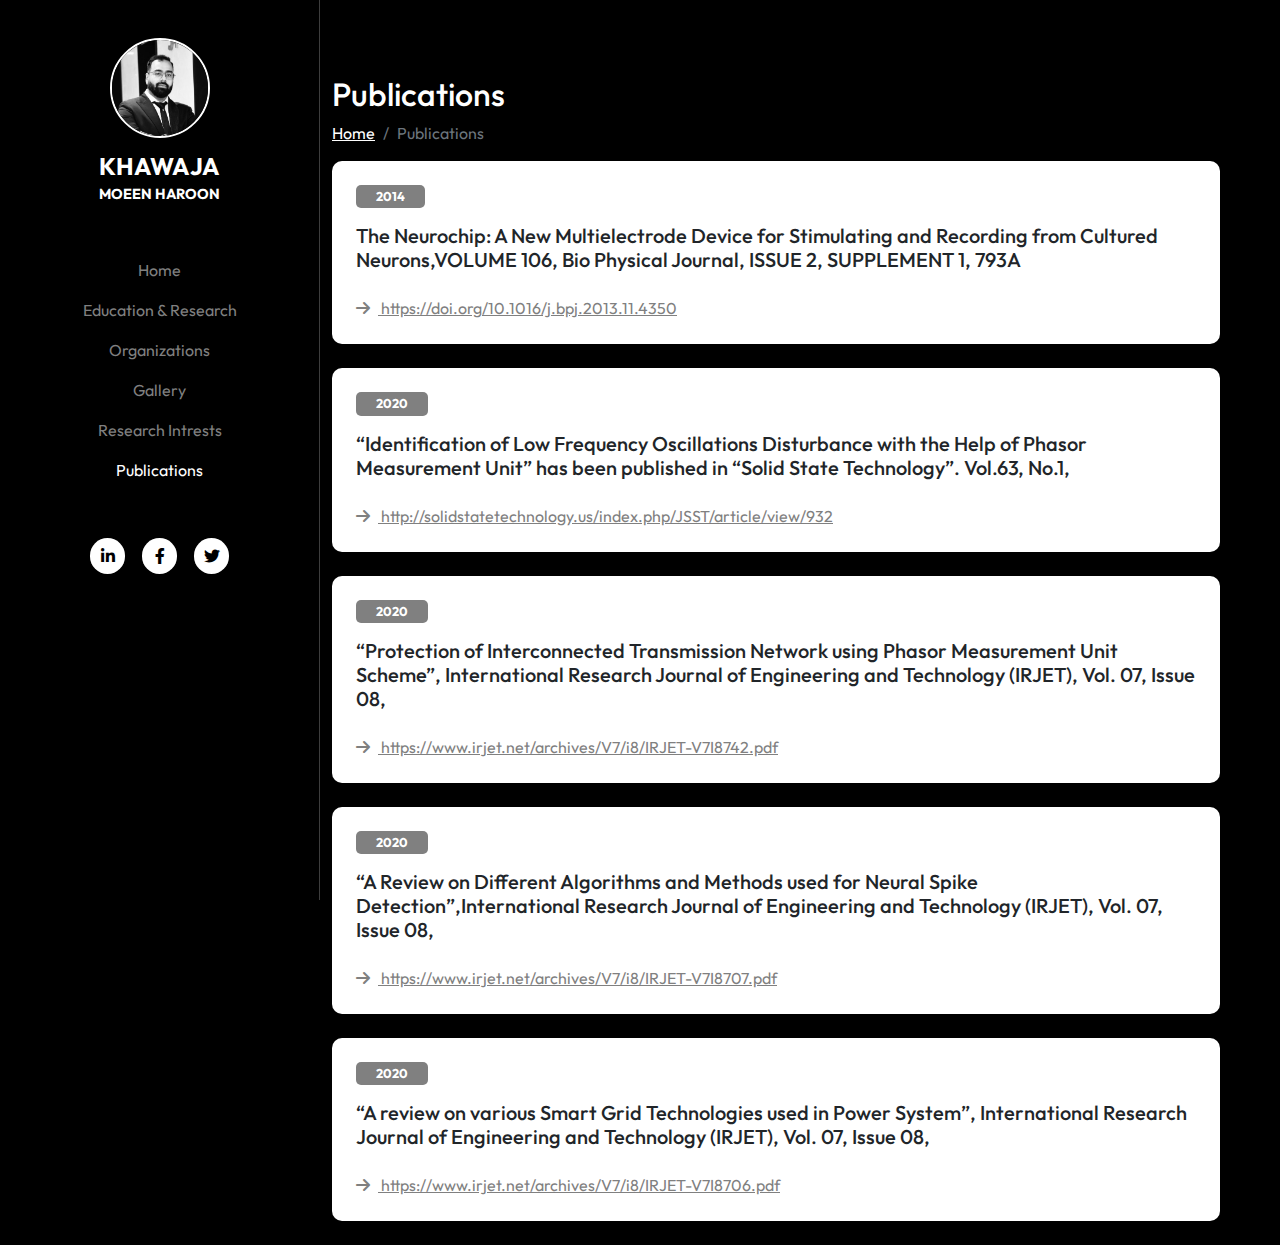
<file: publication.html>
<!DOCTYPE html>
<html lang="en">
  <head>
    <meta charset="UTF-8" />
    <meta name="viewport" content="width=device-width, initial-scale=1.0" />
    <title>Portfolio</title>
    <link rel="stylesheet" href="assets/css/style.css" />
    <link rel="stylesheet" href="assets/css/bootstrap.min.css" />
    <link rel="stylesheet" href="assets/css/all.min.css" />
  </head>
  <body>
    <section class="portfolio-wrapper">
      <div class="container-fluid">
        <div class="row">
          <div class="col-12 col-lg-4 col-xl-3 p-0">
            <div class="side-bar">
              <div class="side-navbar">
                <nav class="navbar navbar-expand-lg d-flex d-lg-block px-2">
                  <a class="navbar-brand m-0" href="index.html">
                    <div class="profile-img d-none d-lg-block">
                      <img
                        src="assets/images/img-15.jpeg"
                        width="100%"
                        alt=""
                      />
                    </div>
                    <p class="name m-0 mt-lg-3">
                      Khawaja <br />
                      <span> moeen haroon</span>
                    </p>
                  </a>
                  <button
                    class="navbar-toggler"
                    type="button"
                    data-bs-toggle="collapse"
                    data-bs-target="#navbarSupportedContent"
                    aria-controls="navbarSupportedContent"
                    aria-expanded="false"
                    aria-label="Toggle navigation"
                  >
                    <i class="fa-solid fa-bars-staggered"></i>
                  </button>
                  <div
                    class="collapse navbar-collapse"
                    id="navbarSupportedContent"
                  >
                    <ul
                      class="navbar-nav me-auto mb-2 mb-lg-0 flex-column w-100 mt-lg-5"
                    >
                      <li class="nav-item">
                        <a
                          class="nav-link"
                          aria-current="page"
                          href="index.html"
                          >Home</a
                        >
                      </li>
                      <li class="nav-item">
                        <a
                          class="nav-link"
                          aria-current="page"
                          href="education&research.html"
                          >Education & Research</a
                        >
                      </li>
                      <li class="nav-item">
                        <a
                          class="nav-link"
                          aria-current="page"
                          href="organizations.html"
                          >Organizations</a
                        >
                      </li>
                      <li class="nav-item">
                        <a
                          class="nav-link"
                          aria-current="page"
                          href="gallery.html"
                          >Gallery</a
                        >
                      </li>
                      
                      <li class="nav-item">
                        <a
                          class="nav-link"
                          aria-current="page"
                          href="intrests.html"
                          >Research Intrests</a
                        >
                      </li>
                      <li class="nav-item">
                        <a
                          class="nav-link active"
                          aria-current="page"
                          href="publication.html"
                          >Publications</a
                        >
                      </li>
                      
                      <li class="nav-item">
                        <div class="social-media mt-5">
                          <a href=""
                            ><i class="fa-brands fa-linkedin-in"></i
                          ></a>
                          <a href=""><i class="fa-brands fa-facebook-f"></i></a>
                          <a href=""><i class="fa-brands fa-twitter"></i></a>
                          <p class="mt-4 text-black-50">
                            Copyright © 2023. All rights reserved.
                          </p>
                        </div>
                      </li>
                    </ul>
                  </div>
                </nav>
              </div>
            </div>
          </div>
          <div class="col-12 col-lg-8 col-xl-9">
            <div class="wrapper-content me-0 me-lg-3 me-xl-5">
              <div class="heading">
                <h2>Publications</h2>
                <nav
                  style="
                    --bs-breadcrumb-divider: url(
                      &#34;data:image/svg + xml,
                      %3Csvgxmlns='http://www.w3.org/2000/svg'width='8'height='8'%3E%3Cpathd='M2.5 0L1 1.5 3.5 4 1 6.5 2.5 8l4-4-4-4z'fill='%236c757d'/%3E%3C/svg%3E&#34;
                    );
                  "
                  aria-label="breadcrumb"
                >
                  <ol class="breadcrumb">
                    <li class="breadcrumb-item">
                      <a href="index.html">Home</a>
                    </li>
                    <li class="breadcrumb-item active" aria-current="page">
                      Publications
                    </li>
                  </ol>
                </nav>
              </div>
              <div class="publication-box p-4 mb-4">
                <p class="date mb-3">2014</p>
                <h5 class="mb-4">
                  The Neurochip: A New Multielectrode Device for Stimulating and
                  Recording from Cultured Neurons,VOLUME 106, Bio Physical
                  Journal, ISSUE 2, SUPPLEMENT 1, 793A
                </h5>
                <a href="https://doi.org/10.1016/j.bpj.2013.11.4350"
                  ><i class="fa-solid fa-arrow-right me-2"></i>
                  https://doi.org/10.1016/j.bpj.2013.11.4350</a
                >
              </div>
              <div class="publication-box p-4 mb-4">
                <p class="date mb-3">2020</p>
                <h5 class="mb-4">
                  “Identification of Low Frequency Oscillations Disturbance with
                  the Help of Phasor Measurement Unit” has been published in
                  “Solid State Technology”. Vol.63, No.1,
                </h5>
                <a href="http://solidstatetechnology.us/index.php/JSST/article/view/932"
                  ><i class="fa-solid fa-arrow-right me-2"></i>
                  http://solidstatetechnology.us/index.php/JSST/article/view/932</a
                >
              </div>
              <div class="publication-box p-4 mb-4">
                <p class="date mb-3">2020</p>
                <h5 class="mb-4">
                  “Protection of Interconnected Transmission Network using
                  Phasor Measurement Unit Scheme”, International Research
                  Journal of Engineering and Technology (IRJET), Vol. 07, Issue
                  08,
                </h5>
                <a href="https://www.irjet.net/archives/V7/i8/IRJET-V7I8742.pdf"
                  ><i class="fa-solid fa-arrow-right me-2"></i>
                  https://www.irjet.net/archives/V7/i8/IRJET-V7I8742.pdf</a
                >
              </div>
              <div class="publication-box p-4 mb-4">
                <p class="date mb-3">2020</p>
                <h5 class="mb-4">
                  “A Review on Different Algorithms and Methods used for Neural
                  Spike Detection”,International Research Journal of Engineering
                  and Technology (IRJET), Vol. 07, Issue 08,
                </h5>
                <a href="https://www.irjet.net/archives/V7/i8/IRJET-V7I8707.pdf"
                  ><i class="fa-solid fa-arrow-right me-2"></i>
                  https://www.irjet.net/archives/V7/i8/IRJET-V7I8707.pdf</a
                >
              </div>
              <div class="publication-box p-4 mb-4">
                <p class="date mb-3">2020</p>
                <h5 class="mb-4">
                  “A review on various Smart Grid Technologies used in Power
                  System”, International Research Journal of Engineering and
                  Technology (IRJET), Vol. 07, Issue 08,
                </h5>
                <a href="https://www.irjet.net/archives/V7/i8/IRJET-V7I8706.pdf"
                  ><i class="fa-solid fa-arrow-right me-2"></i>
                  https://www.irjet.net/archives/V7/i8/IRJET-V7I8706.pdf</a
                >
              </div>
              <!-- <div class="publication-box p-4 mb-4">
                <p class="date mb-3">2020</p>
                <h5 class="mb-4">
                  “Detection of Neural Spikes with the help of efficient set of
                  features” has been submitted in “International Journal of
                  Advanced Trends in Computer Science and Engineering”
                </h5>
              </div> -->
              <!-- <div class="publication-box p-4 mb-4">
                <p class="date mb-3">2020</p>
                <h5 class="mb-4">
                  “Detection of Neural Spike Using Clustering Algorithm” has
                  been submitted in “International Journal of Advanced Trends in
                  Computer Science and Engineering”
                </h5>
              </div>
              <div class="publication-box p-4 mb-4">
                <p class="date mb-3">2020</p>
                <h5 class="mb-4">
                  “A process approach to reduce the male harassment procivility”
                  has been submitted in “Journal of Managerial Psychology”.
                </h5>
              </div>
              <div class="publication-box p-4 mb-4">
                <p class="date mb-3">2020</p>
                <h5 class="mb-4">
                  “Bias in Society and Work-Place: Persecution on the basis of
                  Physical Attributes and Social Status” has been submitted in
                  “Journal of Managerial Psychology”.
                </h5>
              </div>
              <div class="publication-box p-4 mb-4">
                <p class="date mb-3">2020</p>
                <h5 class="mb-4">
                  “Comparative Analysis of Different Neural Spike Sorting Algorithms used for Overlapping Spikes” has been submitted. Multimedia Systems Journal. 
                </h5>
              </div> -->
            </div>
          </div>
        </div>
      </div>
    </section>
    <script src="assets/js/bootstrap.bundle.min.js"></script>
  </body>
</html>
</file>
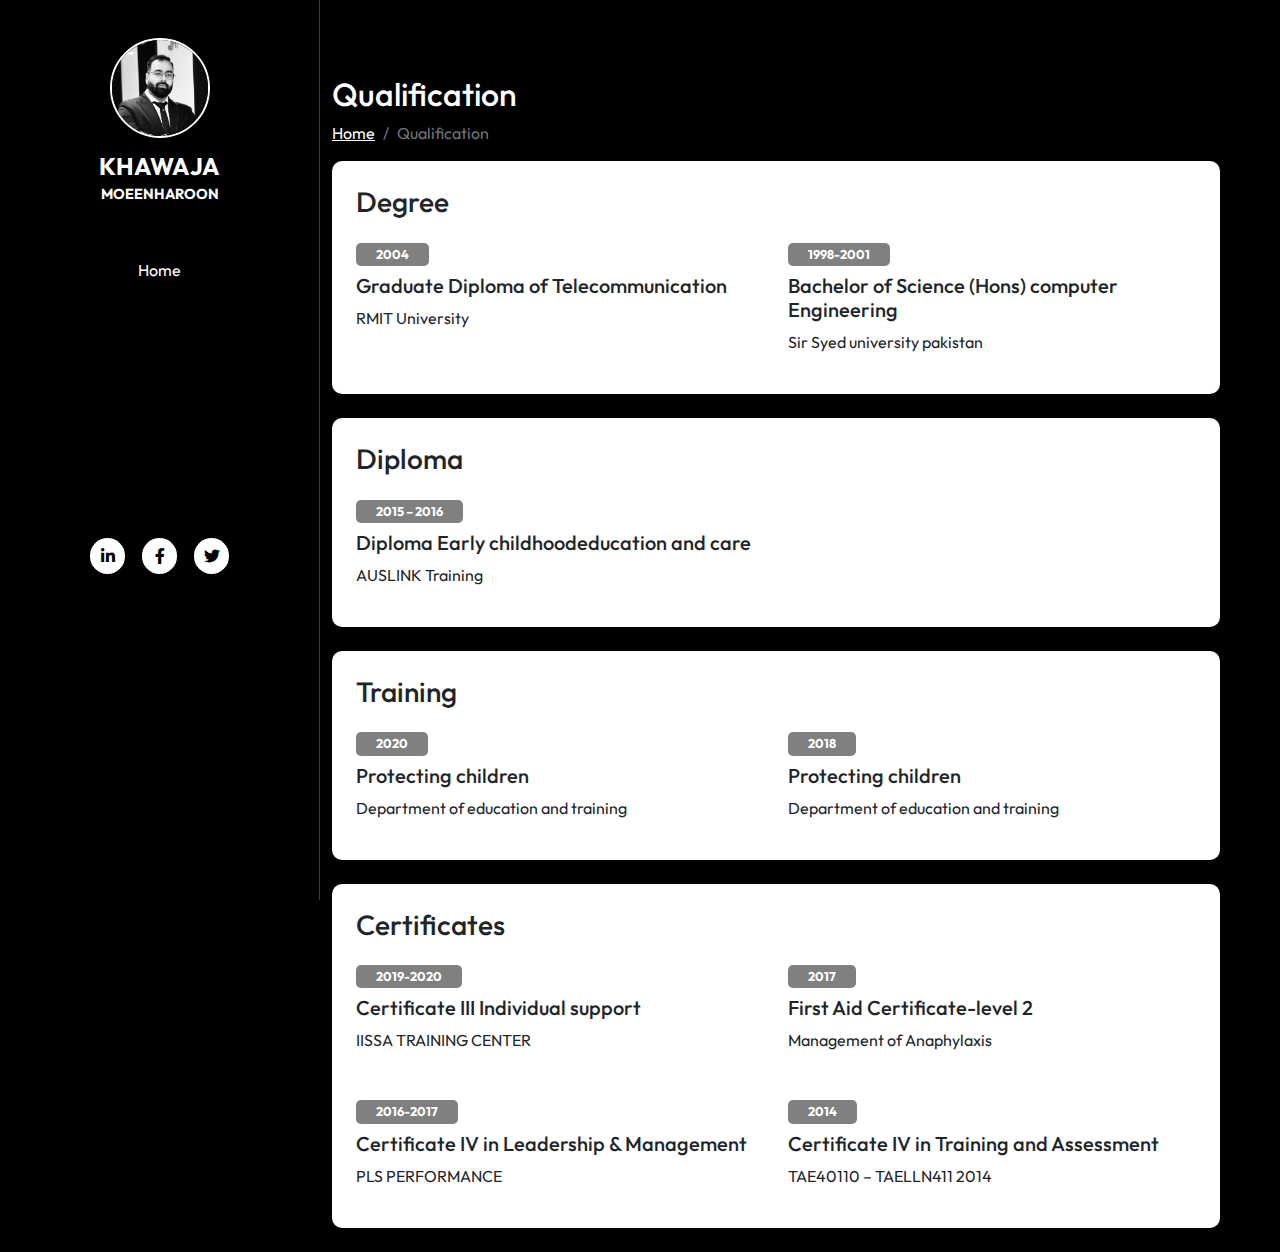
<file: qualification.html>
<!DOCTYPE html>
<html lang="en">
  <head>
    <meta charset="UTF-8" />
    <meta name="viewport" content="width=device-width, initial-scale=1.0" />
    <title>Portfolio</title>
    <link rel="stylesheet" href="assets/css/style.css" />
    <link rel="stylesheet" href="assets/css/bootstrap.min.css" />
    <link rel="stylesheet" href="assets/css/all.min.css" />
  </head>
  <body>
    <section class="portfolio-wrapper">
      <div class="container-fluid">
        <div class="row">
          <div class="col-12 col-lg-4 col-xl-3 p-0">
            <div class="side-bar">
              <div class="side-navbar">
                <nav class="navbar navbar-expand-lg d-flex d-lg-block px-2">
                  <a class="navbar-brand m-0" href="index.html">
                    <div class="profile-img d-none d-lg-block">
                      <img
                        src="assets/images/img-15.jpeg"
                        width="100%"
                        alt=""
                      />
                    </div>
                    <p class="name m-0 mt-lg-3">
                      Khawaja <br />
                      <span> moeenharoon</span>
                    </p>
                  </a>
                  <button
                    class="navbar-toggler"
                    type="button"
                    data-bs-toggle="collapse"
                    data-bs-target="#navbarSupportedContent"
                    aria-controls="navbarSupportedContent"
                    aria-expanded="false"
                    aria-label="Toggle navigation"
                  >
                    <i class="fa-solid fa-bars-staggered"></i>
                  </button>
                  <div
                    class="collapse navbar-collapse"
                    id="navbarSupportedContent"
                  >
                    <ul
                      class="navbar-nav me-auto mb-2 mb-lg-0 flex-column w-100 mt-lg-5"
                    >
                      <li class="nav-item">
                        <a
                          class="nav-link active text-black-50"
                          aria-current="page"
                          href="index.html"
                          >Home</a
                        >
                      </li>
                      <li class="nav-item">
                        <a
                          class="nav-link text-black-50"
                          aria-current="page"
                          href="publication.html"
                          >Publications</a
                        >
                      </li>
                      <li class="nav-item">
                        <a
                          class="nav-link text-black-50"
                          aria-current="page"
                          href="projects.html"
                          >Research Projects</a
                        >
                      </li>
                      <li class="nav-item">
                        <a
                          class="nav-link text-black-50"
                          aria-current="page"
                          href="intrests.html"
                          >Research Intrests</a
                        >
                      </li>
                      <li class="nav-item">
                        <a
                          class="nav-link text-black-50"
                          aria-current="page"
                          href="qualification.html"
                          >Qualification</a
                        >
                      </li>
                      <li class="nav-item">
                        <a
                          class="nav-link text-black-50"
                          aria-current="page"
                          href="gallery.html"
                          >Gallery</a
                        >
                      </li>
                      <li class="nav-item">
                        <div class="social-media mt-5">
                          <a href=""
                            ><i class="fa-brands fa-linkedin-in"></i
                          ></a>
                          <a href=""><i class="fa-brands fa-facebook-f"></i></a>
                          <a href=""><i class="fa-brands fa-twitter"></i></a>
                          <p class="mt-4 text-black-50">
                            Copyright © 2023. All rights reserved.
                          </p>
                        </div>
                      </li>
                    </ul>
                  </div>
                </nav>
              </div>
            </div>
          </div>
          <div class="col-12 col-lg-8 col-xl-9">
            <div class="wrapper-content me-0 me-lg-3 me-xl-5">
              <div class="heading">
                <h2>Qualification</h2>
                <nav
                  style="
                    --bs-breadcrumb-divider: url(
                      &#34;data:image/svg + xml,
                      %3Csvgxmlns='http://www.w3.org/2000/svg'width='8'height='8'%3E%3Cpathd='M2.5 0L1 1.5 3.5 4 1 6.5 2.5 8l4-4-4-4z'fill='%236c757d'/%3E%3C/svg%3E&#34;
                    );
                  "
                  aria-label="breadcrumb"
                >
                  <ol class="breadcrumb">
                    <li class="breadcrumb-item">
                      <a href="index.html">Home</a>
                    </li>
                    <li class="breadcrumb-item active" aria-current="page">
                      Qualification
                    </li>
                  </ol>
                </nav>
              </div>
              <div class="qualification-box p-4 mb-4">
                <h3 class="mb-4">Degree</h3>
                <div class="row row-cols-1 row-cols-md-2">
                  <div class="col">
                    <p class="date mb-2">2004</p>
                    <h5>Graduate Diploma of Telecommunication</h5>
                    <p class="institute">RMIT University</p>
                  </div>
                  <div class="col">
                    <p class="date mb-2">1998-2001</p>
                    <h5>Bachelor of Science (Hons) computer Engineering</h5>
                    <p class="institute">Sir Syed university pakistan</p>
                  </div>
                </div>
              </div>
              <div class="qualification-box p-4 mb-4">
                <h3 class="mb-4">Diploma</h3>
                <div class="row row-cols-1 row-cols-md-2">
                  <div class="col">
                    <p class="date mb-2">2015 – 2016</p>
                    <h5>Diploma Early childhoodeducation and care</h5>
                    <p class="institute">AUSLINK Training</p>
                  </div>
                </div>
              </div>
              <div class="qualification-box p-4 mb-4">
                <h3 class="mb-4">Training</h3>
                <div class="row row-cols-1 row-cols-md-2">
                  <div class="col">
                    <p class="date mb-2">2020</p>
                    <h5>Protecting children</h5>
                    <p class="institute">
                      Department of education and training
                    </p>
                  </div>
                  <div class="col">
                    <p class="date mb-2">2018</p>
                    <h5>Protecting children</h5>
                    <p class="institute">
                      Department of education and training
                    </p>
                  </div>
                </div>
              </div>
              <div class="qualification-box p-4 mb-4">
                <h3 class="mb-4">Certificates</h3>
                <div class="row row-cols-1 row-cols-md-2">
                  <div class="col">
                    <div class="box mb-5">
                      <p class="date mb-2">2019-2020</p>
                      <h5>Certificate III Individual support</h5>
                      <p class="institute">IISSA TRAINING CENTER</p>
                    </div>
                    <div class="box">
                      <p class="date mb-2">2016-2017</p>
                      <h5>Certificate IV in Leadership & Management</h5>
                      <p class="institute">PLS PERFORMANCE</p>
                    </div>
                  </div>
                  <div class="col">
                    <div class="box mb-5">
                      <p class="date mb-2">2017</p>
                      <h5>First Aid Certificate-level 2</h5>
                      <p class="institute">Management of Anaphylaxis</p>
                    </div>
                    <div class="box">
                      <p class="date mb-2">2014</p>
                      <h5>Certificate IV in Training and Assessment</h5>
                      <p class="institute">TAE40110 – TAELLN411 2014</p>
                    </div>
                  </div>
                </div>
              </div>
            </div>
          </div>
        </div>
      </div>
    </section>
    <script src="assets/js/bootstrap.bundle.min.js"></script>
  </body>
</html>
</file>
<file: assets/css/style.css>
@import url("https://fonts.googleapis.com/css2?family=Outfit:wght@100;200;300;400;500;600;700;800;900&display=swap");
body {
  font-family: "Outfit", sans-serif !important;
  background-color: rgb(0, 0, 0) !important;
}

.main-btn {
  background-color: gray;
  outline: none;
  border: 1px solid transparent;
  color: white;
  border-radius: 5px;
  text-decoration: none;
}
.main-btn:hover {
  background-color: #ffffff;
  color: gray;
}

.secondary-btn {
  outline: none;
  border: 1px solid #ffffff;
  color: #ffffff;
  border-radius: 5px;
  text-decoration: none;
  text-align: center;
}
.secondary-btn:hover {
  background-color: gray;
  color: white;
}

.portfolio-wrapper .side-bar {
  position: relative;
}
.portfolio-wrapper .side-bar .side-navbar {
  position: fixed;
  height: 100vh;
  border-right: 1px solid rgba(128, 128, 128, 0.473);
  left: 0;
  top: 0;
  width: 320px;
  background-color: #000000;
  text-align: center;
}
.portfolio-wrapper .side-bar .side-navbar .navbar-toggler {
  background-color: #a5a6ff;
  padding: 10px 10px;
  color: white;
  outline: none;
}
.portfolio-wrapper .side-bar .side-navbar .nav-item a {
  color: gray;
}
.portfolio-wrapper .side-bar .side-navbar .nav-item a:hover {
  color: #ffffff !important;
}
.portfolio-wrapper .side-bar .side-navbar .nav-item .active {
  color: #ffffff !important;
}
.portfolio-wrapper .side-bar .side-navbar .profile-img {
  width: 100px;
  height: 100px;
  margin: 30px auto 0 auto;
  border-radius: 100%;
  border: 2px solid #ffffff;
  overflow: hidden;
}
.portfolio-wrapper .side-bar .side-navbar .name {
  margin-top: 10px;
  font-size: 1.5rem;
  font-weight: 700;
  text-transform: uppercase;
  color: #ffffff;
  line-height: 1;
}
.portfolio-wrapper .side-bar .side-navbar .name span {
  font-size: 0.9rem;
}
.portfolio-wrapper .side-bar .side-navbar .social-media a {
  background-color: #ffffff;
  padding: 6px;
  width: 35px;
  border-radius: 100px;
  color: #000000;
  display: inline-block;
  text-align: center;
  margin: 0 7px;
}
.portfolio-wrapper .side-bar .side-navbar .social-media a:hover {
  background-color: gray;
  color: #ffffff !important;
}

.wrapper-content {
  margin-top: 8%;
}
.wrapper-content .heading h2 {
  color: #ffffff;
}
.wrapper-content .heading .breadcrumb a {
  color: #ffffff;
}
.wrapper-content .introduction h1 {
  color: #ffffff;
  font-weight: 700;
}
.wrapper-content .introduction h1 span {
  color: gray;
}
.wrapper-content .introduction h3 {
  color: #ffffff;
  font-size: 1.5rem;
}
.wrapper-content .introduction .ser-info {
  margin-top: 20px;
  text-align: justify;
  color: gray;
}
.wrapper-content .contact-info {
  border-left: 5px solid gray;
  padding: 10px 20px;
}
.wrapper-content .contact-info p {
  color: #ffffff;
}
.wrapper-content .profile-img {
  height: 300px;
  width: 300px;
  overflow: hidden;
  border: 3px solid gray;
  border-radius: 100%;
  padding: 10px;
}
.wrapper-content .profile-img img {
  width: 100%;
  height: 100%;
  border-radius: 100%;
}
.wrapper-content .publication-box {
  background-color: white;
  border-radius: 10px;
}
.wrapper-content .publication-box .date {
  background-color: gray;
  padding: 2px 20px;
  width: -moz-max-content;
  width: max-content;
  color: white;
  border-radius: 5px;
  font-size: 0.8rem;
  font-weight: 700;
}
.wrapper-content .publication-box a {
  color: gray;
}
.wrapper-content .intrest-items .intrest-box {
  background-color: #ffffff;
  padding: 20px;
  border-radius: 15px;
}
.wrapper-content .intrest-items .intrest-box i {
  font-size: 40px;
  margin-bottom: 20px;
  color: gray;
}
.wrapper-content .intrest-items .intrest-box a {
  color: #000000 !important;
  text-decoration: none;
}
.wrapper-content .intrest-items .intrest-box p {
  color: gray;
}
.wrapper-content .qualification-box {
  background-color: white;
  border-radius: 10px;
}
.wrapper-content .qualification-box .date {
  background-color: gray;
  padding: 2px 20px;
  width: -moz-max-content;
  width: max-content;
  color: white;
  border-radius: 5px;
  font-size: 0.8rem;
  font-weight: 700;
}
.wrapper-content .project-items .project-box {
  background-color: #ffffff;
  padding: 15px;
  border-radius: 15px;
  margin-bottom: 25px;
}
.wrapper-content .project-items .project-box:hover {
  background-color: gray;
}
.wrapper-content .project-items .project-box:hover i {
  color: #ffffff;
}
.wrapper-content .project-items .project-box:hover .lower-txt {
  color: #ffffff;
}
.wrapper-content .project-items .project-box .project-img {
  border-radius: 15px;
  overflow: hidden;
}
.wrapper-content .project-items .project-box .lower-txt a {
  color: gray;
}
.wrapper-content .project-items .project-box .lower-txt a i {
  transform: rotate(-45deg);
}
.wrapper-content .gallery-items {
  background-color: #ffffff;
  border-radius: 15px;
  padding: 15px;
}
.wrapper-content .gallery-items .gallery-img {
  border-radius: 15px;
  overflow: hidden;
}
.wrapper-content .gallery-items .gallery-img img {
  height: 100%;
}
.wrapper-content .gallery-video .gallery-img {
  position: relative;
}

@media (min-width: 320px) and (max-width: 992px) {
  .portfolio-wrapper .side-bar .side-navbar {
    height: auto;
    position: relative;
    width: 100%;
  }
  .wrapper-content .publication-box a {
    font-size: 0.8rem;
  }
}
.post {
  text-align: justify;
  background-color: #ffffff;
  padding: 15px;
  border-radius: 10px;
  border: 1px solid rgba(128, 128, 128, 0.2509803922);
}
.post h5 {
  color: #ffffff;
}
.post .more {
  display: none;
}
.post .post:not(:last-child) {
  margin-bottom: 30px;
}
.post button {
  margin-top: 8px;
  display: block;
  background-color: gray;
  color: white;
  border: none;
  outline: none;
  padding: 3px 8px;
  text-transform: capitalize;
  font-size: 14px;
  font-weight: 500;
  border-radius: 5px;
}

.skills {
  background-color: #ffffff;
  padding: 15px;
  border-radius: 10px;
  border: 1px solid rgba(128, 128, 128, 0.2509803922);
}
.skills h5 {
  color: #ffffff;
}
.skills .more-text {
  margin-top: 33px;
}

.organization {
  border-left: 5px solid #ffffff;
  padding-left: 40px;
}
.organization p {
  position: relative;
}
.organization p i {
  position: absolute;
  left: -66px;
  top: 50%;
  padding: 10px;
  font-weight: bold;
  border: 5px solid #f8f8fe;
  border-radius: 100px;
  transform: translate(0%, -50%);
  font-size: 1rem;
  color: #fff;
  background-color: #000;
}

.qoute {
  background-color: gray;
  color: #ffffff;
  padding: 15px;
  text-align: center;
  font-weight: 600;
  font-size: 1.1rem;
  font-style: italic;
  margin-bottom: 20px;
}/*# sourceMappingURL=style.css.map */
</file>
